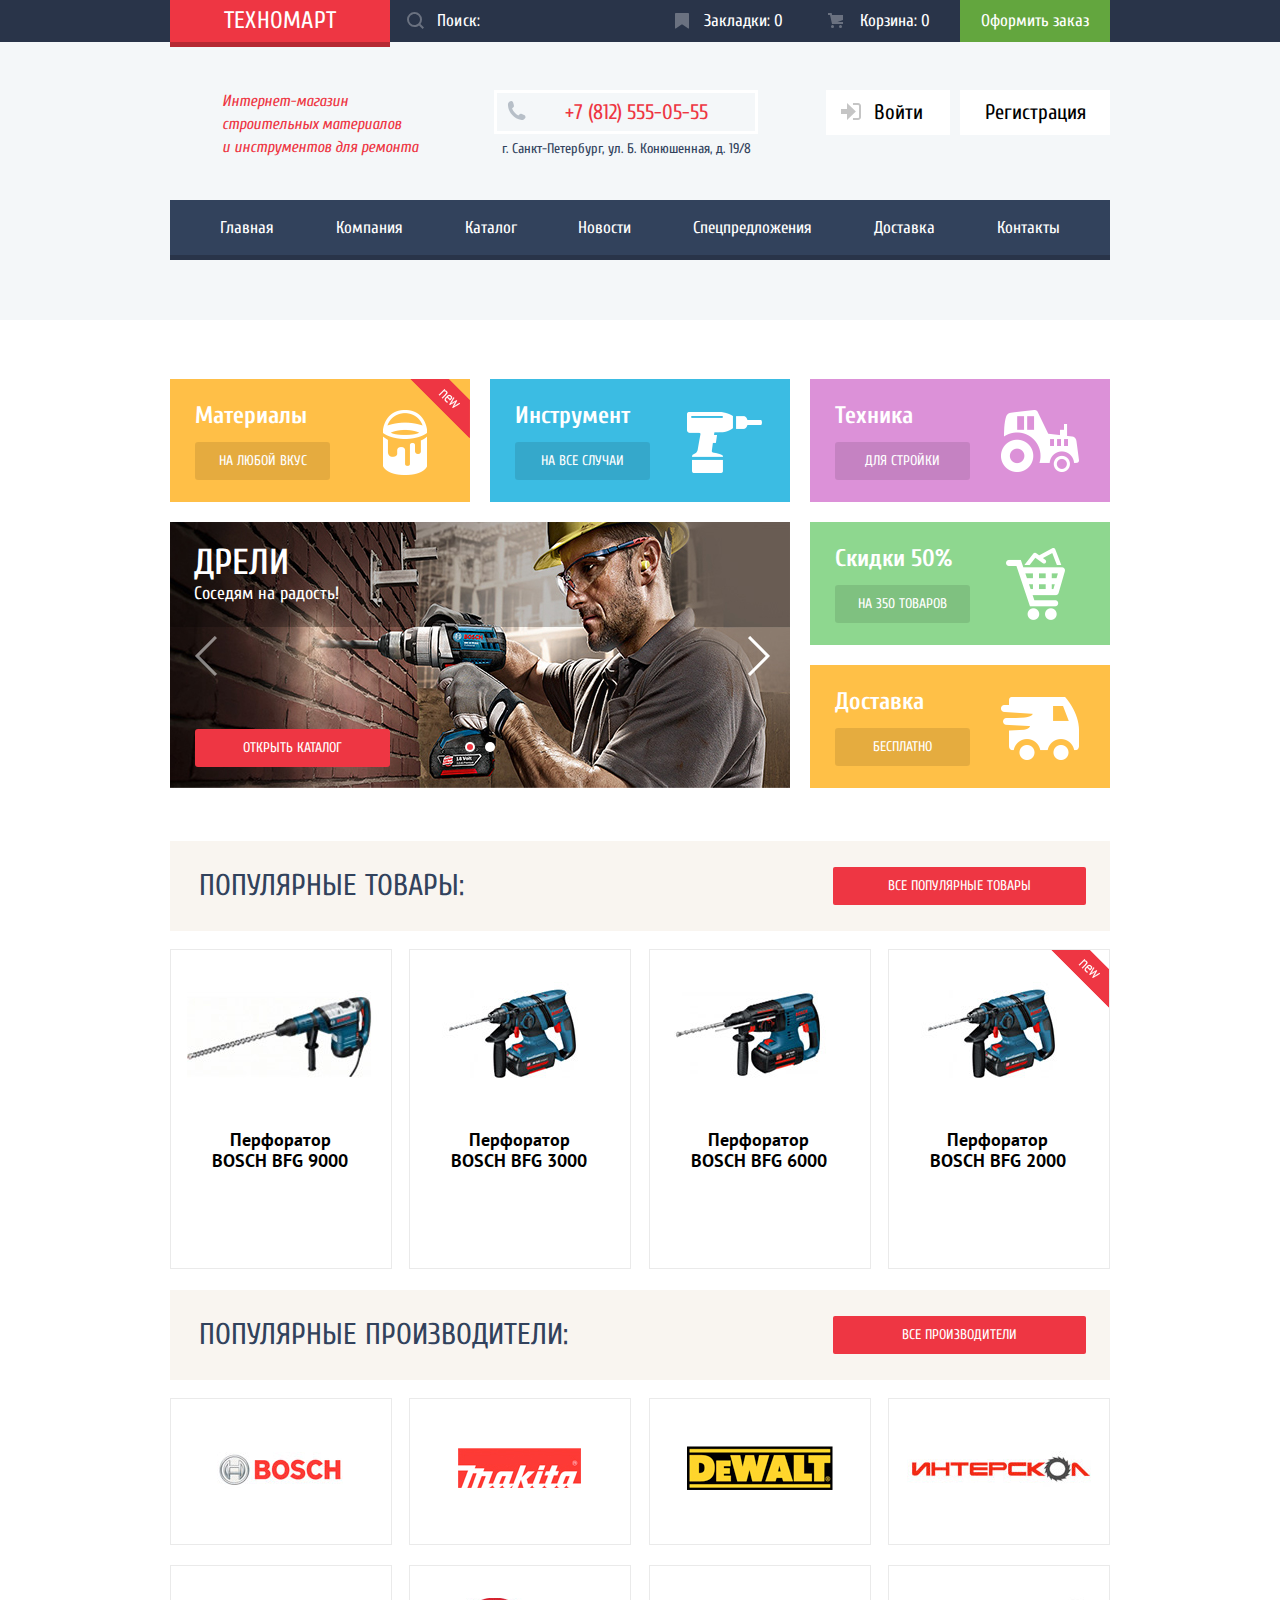
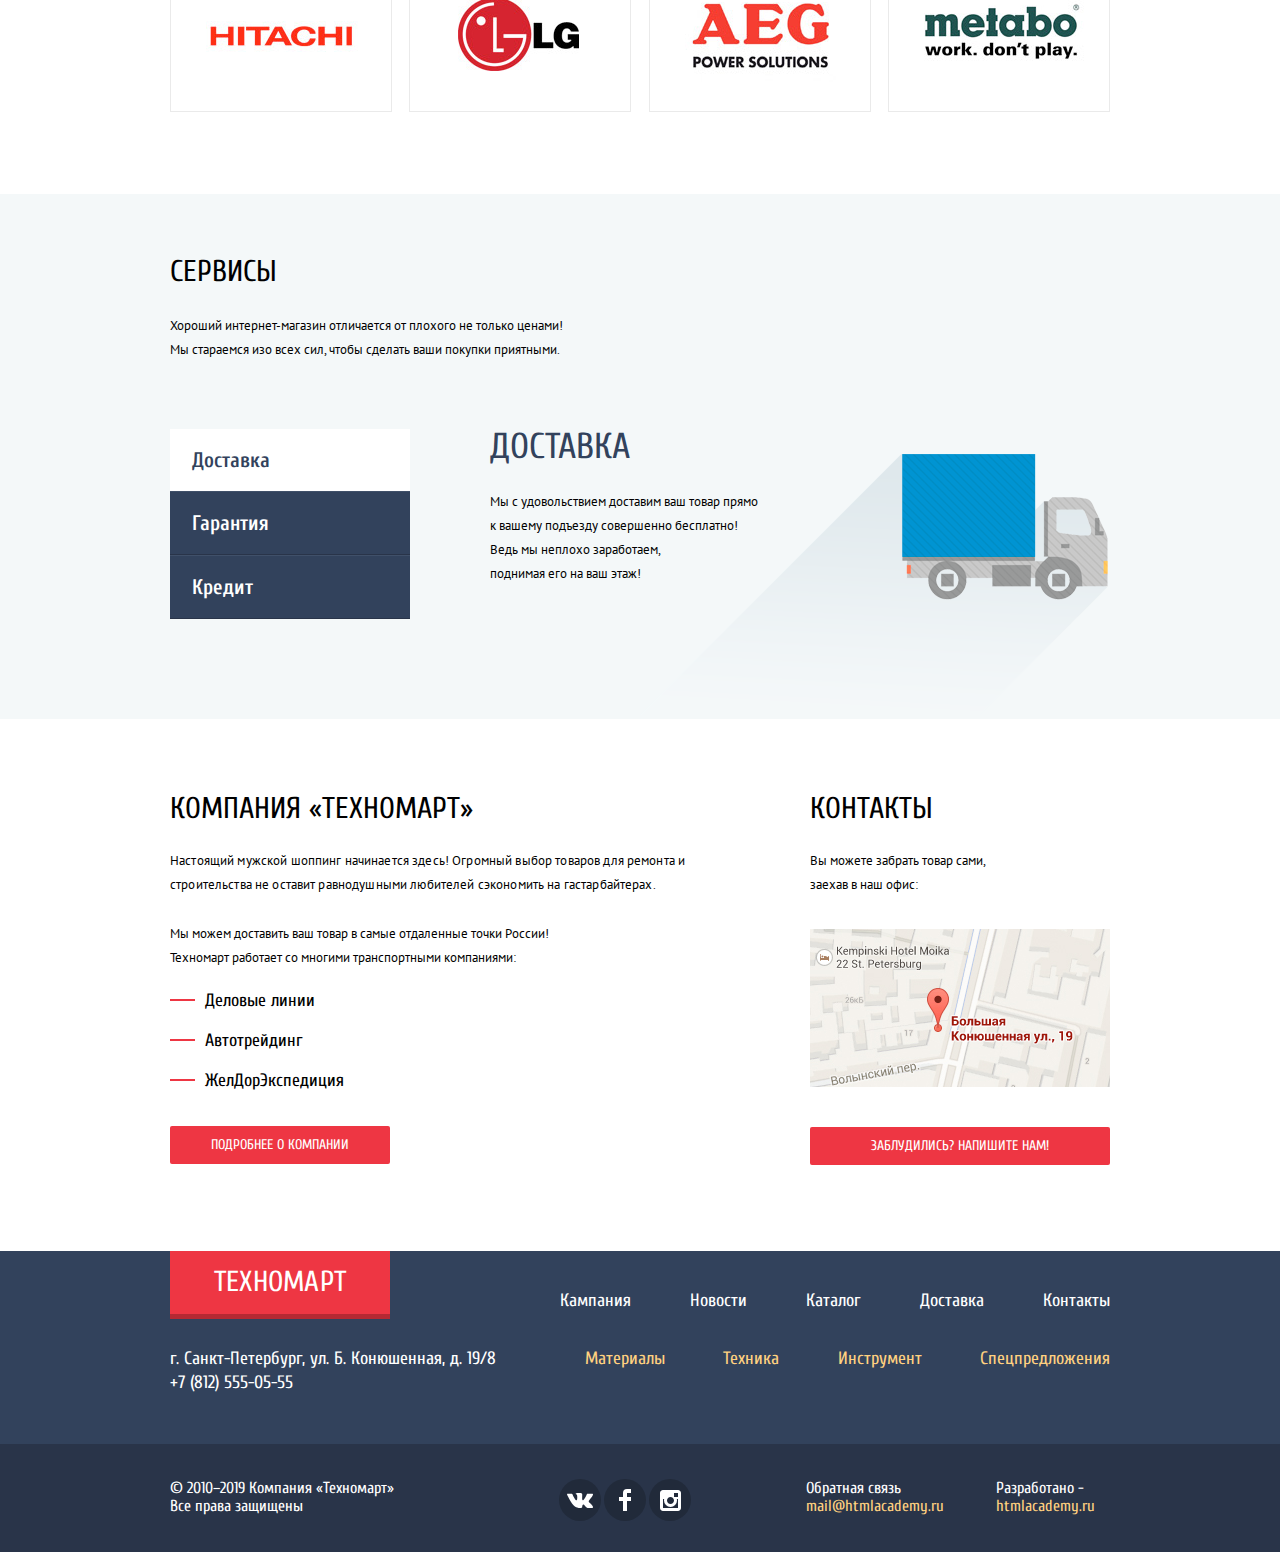
<file: index.html>
<!DOCTYPE html>
<html lang="ru">
   <head>
      <meta charset="utf-8">
      <meta name="format-detection" content="telephone=no">
      <title>HTML Academy: Техномарт</title>
      <link href="https://fonts.googleapis.com/css?family=Cuprum:400,400i,700&amp;subset=cyrillic" rel="stylesheet">
      <link href="https://fonts.googleapis.com/css?family=PT+Sans:400,700&amp;subset=cyrillic" rel="stylesheet">
      <link rel="stylesheet" href="css/normalize.css">
      <link rel="stylesheet" href="css/style_mini.css">
   </head>
   <body>
      <header class="main-header">
         <section class="header-top">
            <h2 class="visually-hidden">Верхнее меню</h2>
            <div class="container df">
               <p class="header-logo" tabindex="0">
                  ТЕХНОМАРТ
               </p>
               <form class="search" action="https://echo.htmlacademy.ru" method="post"><input class="header-search" type="text" name="search" placeholder="Поиск:"></form>
               <a href="#" class="bookmarks">Закладки: 0</a>
               <a href="#" class="cart">Корзина: 0</a>
               <button class="purchase">Оформить заказ</button>
            </div>
         </section>
         <div class="bg-header-color">
            <section class="store-info">
               <div class="container df header-store-info">
                  <h1>
                     Интернет-магазин строительных материалов <br>и инструментов для ремонта
                  </h1>
                  <p class="contact-info">
                     <span class="phone-number">+7 (812) 555-05-55</span>
                     <span class="address">г. Санкт-Петербург, ул. Б. Конюшенная, д. 19/8</span>
                  </p>
                  <div class="authorization">
                     <a href="#" class="log-in">Войти</a>
                     <a href="#" class="sign-in">Регистрация</a>
                  </div>
               </div>
            </section>
            <nav class="main-navigation">
               <ul class="navigation-list">
                  <li><a class="navigation-list-first" href="index.html">Главная</a></li>
                  <li><a href="">Компания</a></li>
                  <li><a href="catalog.html">Каталог</a></li>
                  <li><a href="">Новости</a></li>
                  <li><a href="">Спецпредложения</a></li>
                  <li><a href="">Доставка</a></li>
                  <li><a class="navigation-list-last" href="">Контакты</a></li>
               </ul>
            </nav>
         </div>
      </header>
      <main>
         <input class="visually-hidden input-slider-1" type="radio" id="slider-1" name="main-slider" checked>
         <input class="visually-hidden input-slider-2" type="radio" id="slider-2" name="main-slider">
         <section class="store-main-features">
            <div class="container">
               <h2 class="visually-hidden">Главные товары и предложения магазина</h2>
               <ul class="to-buy">
                  <li class="to-buy-item-1">
                     <b>Материалы</b>
                     <a class="to-buy-item-link" href="#">На любой вкус</a>
                  </li>
                  <li class="to-buy-item-2">
                     <b>Инструмент</b>
                     <a class="to-buy-item-link" href="#">На все случаи</a>
                  </li>
                  <li class="to-buy-item-3">
                     <b>Техника</b>
                     <a class="to-buy-item-link" href="#">Для стройки</a>
                  </li>
               </ul>
               <div class="slider-section">
                  <div class="slider-controls">
                     <label class="slider-1" for="slider-1">Первый</label>
                     <label class="slider-2" for="slider-2">Второй</label>
                  </div>
                  <div class="slider-controls">
                     <i class="dot-1"></i>
                     <i class="dot-2"></i>
                  </div>
                  <ul class="main-slider">
                     <li class="main-slider-item main-slider-item1"><img src="img/slider-1.jpg" width="620" height="266" alt="Дрели">
                        <span class="main-slider-name">Дрели</span>
                        <span class="main-slider-desc">Соседям на радость!</span>
                        <a class="button slider-button" href="catalog.html">ОТКРЫТЬ КАТАЛОГ</a>
                     </li>
                     <li class="main-slider-item main-slider-item2"><img src="img/slider-2.jpg" width="620" height="266" alt="Первораторы">
                        <span class="main-slider-name">Перфораторы</span>
                        <span class="main-slider-desc">Настоящие мужские игрушки</span>
                        <a class="button slider-button" href="catalog.html">ОТКРЫТЬ КАТАЛОГ</a>
                     </li>
                  </ul>
                  <ul class="specials">
                     <li class="specials-item-1">
                        <b>Скидки 50%</b>
                        <a class="specials-item-link" href="#">На 350 товаров</a>
                     </li>
                     <li class="specials-item-2">
                        <b>Доставка</b>
                        <a class="specials-item-link" href="#">Бесплатно</a>
                     </li>
                  </ul>
               </div>
            </div>
         </section>
         <section class="popular-goods container">
            <div class="pupular-bar">
               <h2>Популярные товары:</h2>
               <a href="#">Все популярные товары</a>
            </div>
            <ul class="goods-list">
               <li class="catalog-item">
                  <div class="actions actions-index">
                     <a href="#" class="buy">Купить</a>
                     <a href="#" class="bookmark">В закладки</a>
                  </div>
                  <p>
                     <a href="#"><img src="img/perforator-1.jpg" width="218" height="170" alt="Перфоратор BOSCH BFG 9000"></a>
                  </p>
                  <h3 class="item-name item-name-index"><a href="#">Перфоратор BOSCH BFG 9000</a></h3>
                  <p class="catalog-item-pricing">
                     <b class="old-price old-price-index">32500 Р.</b>
                     <a href="#" class="button">25500 P.</a>
                  </p>
               </li>
               <li class="catalog-item">
                  <div class="actions actions-index">
                     <a href="#" class="buy">Купить</a>
                     <a href="#" class="bookmark">В закладки</a>
                  </div>
                  <p>
                     <a href="#"><img src="img/perforator-2.jpg" width="218" height="170" alt="Перфоратор BOSCH BFG 3000"></a>
                  </p>
                  <h3 class="item-name item-name-index"><a href="#">Перфоратор BOSCH BFG 3000</a></h3>
                  <p class="catalog-item-pricing">
                     <b class="old-price old-price-index">22500 Р.</b>
                     <a href="#" class="button">15500 P.</a>
                  </p>
               </li>
               <li class="catalog-item">
                  <div class="actions actions-index">
                     <a href="#" class="buy">Купить</a>
                     <a href="#" class="bookmark">В закладки</a>
                  </div>
                  <p>
                     <a href="#"><img src="img/perforator-3.jpg" width="218" height="170" alt="Перфоратор BOSCH BFG 6000"></a>
                  </p>
                  <h3 class="item-name item-name-index"><a href="#">Перфоратор BOSCH BFG 6000</a></h3>
                  <p class="catalog-item-pricing">
                     <b class="old-price old-price-index">30500 Р.</b>
                     <a href="#" class="button">25500 P.</a>
                  </p>
               </li>
               <li class="catalog-item">
                  <div class="flag flag-new">новинка</div>
                  <div class="actions actions-index">
                     <a href="#" class="buy">Купить</a>
                     <a href="#" class="bookmark">В закладки</a>
                  </div>
                  <p>
                     <a href="#"><img src="img/perforator-4.jpg" width="218" height="170" alt="Перфоратор BOSCH BFG 2000"></a>
                  </p>
                  <h3 class="item-name item-name-index"><a href="#">Перфоратор BOSCH BFG 2000</a></h3>
                  <p class="catalog-item-pricing">
                     <a href="#" class="button single-button">12500 P.</a>
                  </p>
               </li>
            </ul>
         </section>
         <section class="popular-manufacturers container">
            <div class="pupular-bar">
               <h2>Популярные производители:</h2>
               <a href="#">Все производители</a>
            </div>
            <div class="manufactures-brands">
               <p class="brand-wrap"><a href="#" class="bosh-link"><img src="img/bosch.jpg" width="126" height="37" alt="Bosh"></a></p>
               <p class="brand-wrap"><a href="#" class="makita-link"><img src="img/Makita.jpg" width="123" height="40" alt="Makita"></a></p>
               <p class="brand-wrap"><a href="#" class="dewalt-link"><img src="img/DeWALT.jpg" width="146" height="44" alt="Dewalt"></a></p>
               <p class="brand-wrap"><a href="#" class="inter-link"><img src="img/interscol.jpg" width="200" height="88" alt="Интерскол"></a></p>
               <p class="brand-wrap"><a href="#" class="hitachi-link"><img src="img/Hitachi.jpg" width="169" height="31" alt="Hitachi"></a></p>
               <p class="brand-wrap"><a href="#" class="lg-link"><img src="img/LG.jpg" width="121" height="73" alt="LG"></a></p>
               <p class="brand-wrap"><a href="#" class="aeg-link"><img src="img/AEG.jpg" width="151" height="96" alt="AEG power solutions"></a></p>
               <p class="brand-wrap"><a href="#" class="metabo-link"><img src="img/Metabo.jpg" width="204" height="69" alt="Metabo"></a></p>
            </div>
         </section>
         <section class="slider-services">
            <input type="radio" class="visually-hidden slider-input-1" id="slider-option-1" name="radio-slider" checked>
            <input type="radio" class="visually-hidden slider-input-2" id="slider-option-2" name="radio-slider">
            <input type="radio" class="visually-hidden slider-input-3" id="slider-option-3" name="radio-slider">
            <div class="container slider-categories">
               <h2>Сервисы</h2>
               <p class="slider-servises-about">
                  <span>Хороший интернет-магазин отличается от плохого не только ценами! </span>
                  <span>Мы стараемся изо всех сил, чтобы сделать ваши покупки приятными.</span>
               </p>
               <div class="slider-flex-wrap">
                  <ul class="left-slider-options">
                     <li class="left-slider-item"><label class="slider-option-label slider-option-label-1" for="slider-option-1">Доставка</label></li>
                     <li class="left-slider-item"><label class="slider-option-label slider-option-label-2" for="slider-option-2">Гарантия</label></li>
                     <li class="left-slider-item"><label class="slider-option-label slider-option-label-3" for="slider-option-3">Кредит</label></li>
                  </ul>
                  <ul class="right-slider-container">
                     <li class="sevice-item sevice-item1">
                        <h3>Доставка</h3>
                        <p>Мы с удовольствием доставим ваш товар прямо к вашему подъезду совершенно бесплатно!<br> Ведь мы неплохо заработаем,<br> поднимая его на ваш этаж!</p>
                     </li>
                     <li class="sevice-item sevice-item2">
                        <h3>Гарантия</h3>
                        <p class="short-paragrapgh">Если купленный у нас товар поломается или заискрит, а также в случае пожара, спровоцированного его возгаранием,  вы всегда можете быть уверены в нашей гарантии. Мы обменяем сгоревший товар на новый. Дом уж восстановите как-нибудь сами.</p>
                     </li>
                     <li class="sevice-item sevice-item3">
                        <h3>Кредит</h3>
                        <p>Залезть в долговую яму стало проще! Кредитные консультанты придут вам на помощь.</p>
                     </li>
                  </ul>
               </div>
            </div>
         </section>
         <div class="container flex-container">
            <section class="about-company">
               <h3>КОМПАНИЯ «Техномарт»</h3>
               <p class="about-company-patagraph1">Настоящий мужской шоппинг начинается здесь! Огромный выбор товаров для ремонта и строительства не оставит равнодушными любителей сэкономить на гастарбайтерах. </p>
               <p class="about-company-patagraph2">Мы можем доставить ваш товар в самые отдаленные точки России!<br> Техномарт работает со многими транспортными компаниями: </p>
               <ul class="about-company-list">
                  <li>Деловые линии</li>
                  <li>Автотрейдинг</li>
                  <li>ЖелДорЭкспедиция</li>
               </ul>
               <a href="#" class="button button-red1">Подробнее о компании</a>
            </section>
            <section class="contacts">
               <h3>Контакты</h3>
               <p>Вы можете забрать товар сами,<br> заехав в наш офис:</p>
               <p tabindex="0" class="small-map-container"><img src="img/mini-map.jpg" width="300" height="158" alt="Большая Конюшенная ул., 19"></p>
               <a href="feedback-form.html" class="button button-red2">Заблудились? Напишите нам!</a>
            </section>
         </div>
         <!-- Hidden popup -->
         <section class="appointment container">
            <h2 class="visually-hidden">Напишите нам</h2>
            <form class="appointment-form" action="https://echo.htmlacademy.ru" method="post">
               <div class="appointment-wrap">
                  <div class="appointment-item-wrap">
                     <p class="appointment-item">
                        <label for="appointment-name">Ваше имя:</label>
                        <input id="appointment-name" type="text" name="name" value="" placeholder="Имя Фамилия">
                     </p>
                     <p class="appointment-item">
                        <label for="appointment-email">Ваш e-mail:</label>
                        <input id="appointment-email" type="email" name="email" value="" placeholder="email@example.com">
                     </p>
                  </div>
                  <label class="feedback-area" for="textarea-form">Текст письма:</label>
                  <textarea class="feedback-area-bar" placeholder="В свободной форме" name="text-area" id="textarea-form"></textarea>
                  <div class="appointment-button-wrap">
                     <button class="button " type="submit">Отправить</button>
                  </div>
                  <button class="button button-close" type="button"><span class="visually-hidden">Закрыть</span></button>
               </div>
            </form>
         </section>
         <!-- "Как до нас добраться" pop-up-->
         <section class="modal modal-map">
            <h2 class="visually-hidden">
               Как до нас добраться
            </h2>
            <iframe src="https://www.google.com/maps/embed?pb=!1m18!1m12!1m3!1d1998.59910436516!2d30.320894616132964!3d59.93879418187623!2m3!1f0!2f0!3f0!3m2!1i1024!2i768!4f13.1!3m3!1m2!1s0x4696310fca5ba729%3A0xea9c53d4493c879f!2sBolshaya+Konyushennaya+Street%2C+19%2C+Sankt-Peterburg%2C+191186!5e0!3m2!1sen!2sru!4v1551525477624" width="960" height="559"></iframe>
            <button class="modal-close button-close" type="button">Закрыть</button> 
         </section>
      </main>
      <footer>
         <div class="footer-top container">
            <p class="footer-logo">
               Техномарт
            </p>
            <ul class="footer-navigation">
               <li><a href="#">Кампания</a></li>
               <li><a href="#">Новости</a></li>
               <li><a href="#">Каталог</a></li>
               <li><a href="#">Доставка</a></li>
               <li><a href="#">Контакты</a></li>
            </ul>
         </div>
         <div class="footer-middle container">
            <p class="footer-location">
               <span>г. Санкт-Петербург, ул. Б. Конюшенная, д. 19/8</span>
               <span>+7 (812) 555-05-55</span>
            </p>
            <ul class="footer-stoore-specials">
               <li><a href="#">Материалы</a></li>
               <li><a href="#">Техника</a></li>
               <li><a href="#">Инструмент</a></li>
               <li><a href="#">Спецпредложения</a></li>
            </ul>
         </div>
         <div class="footer-bottom">
            <div class="container flex-bottom">
               <p class="footer-copyright">
                  <span>© 2010–2019 Компания «Техномарт»</span>
                  <span>Все права защищены</span>
               </p>
               <ul class="social">
                  <li class="social-item"><a href="#"><span class="visually-hidden">Вконтакте</span></a></li>
                  <li class="social-item"><a href="#"><span class="visually-hidden">Facebook</span></a></li>
                  <li class="social-item"><a href="#"><span class="visually-hidden">Instagram</span></a></li>
               </ul>
               <p class="footer-bottom-text footer-bottem-p1"><b>Обратная связь</b><br><a href="#">mail@htmlacademy.ru</a></p>
               <p class="footer-bottom-text footer-bottem-p2"><b>Разработано - </b><br><a href="#">htmlacademy.ru</a></p>
            </div>
         </div>
      </footer>
      <!-- Script -->
      <script src="js/java-script-mini.js"></script>
   </body>
</html>
</file>
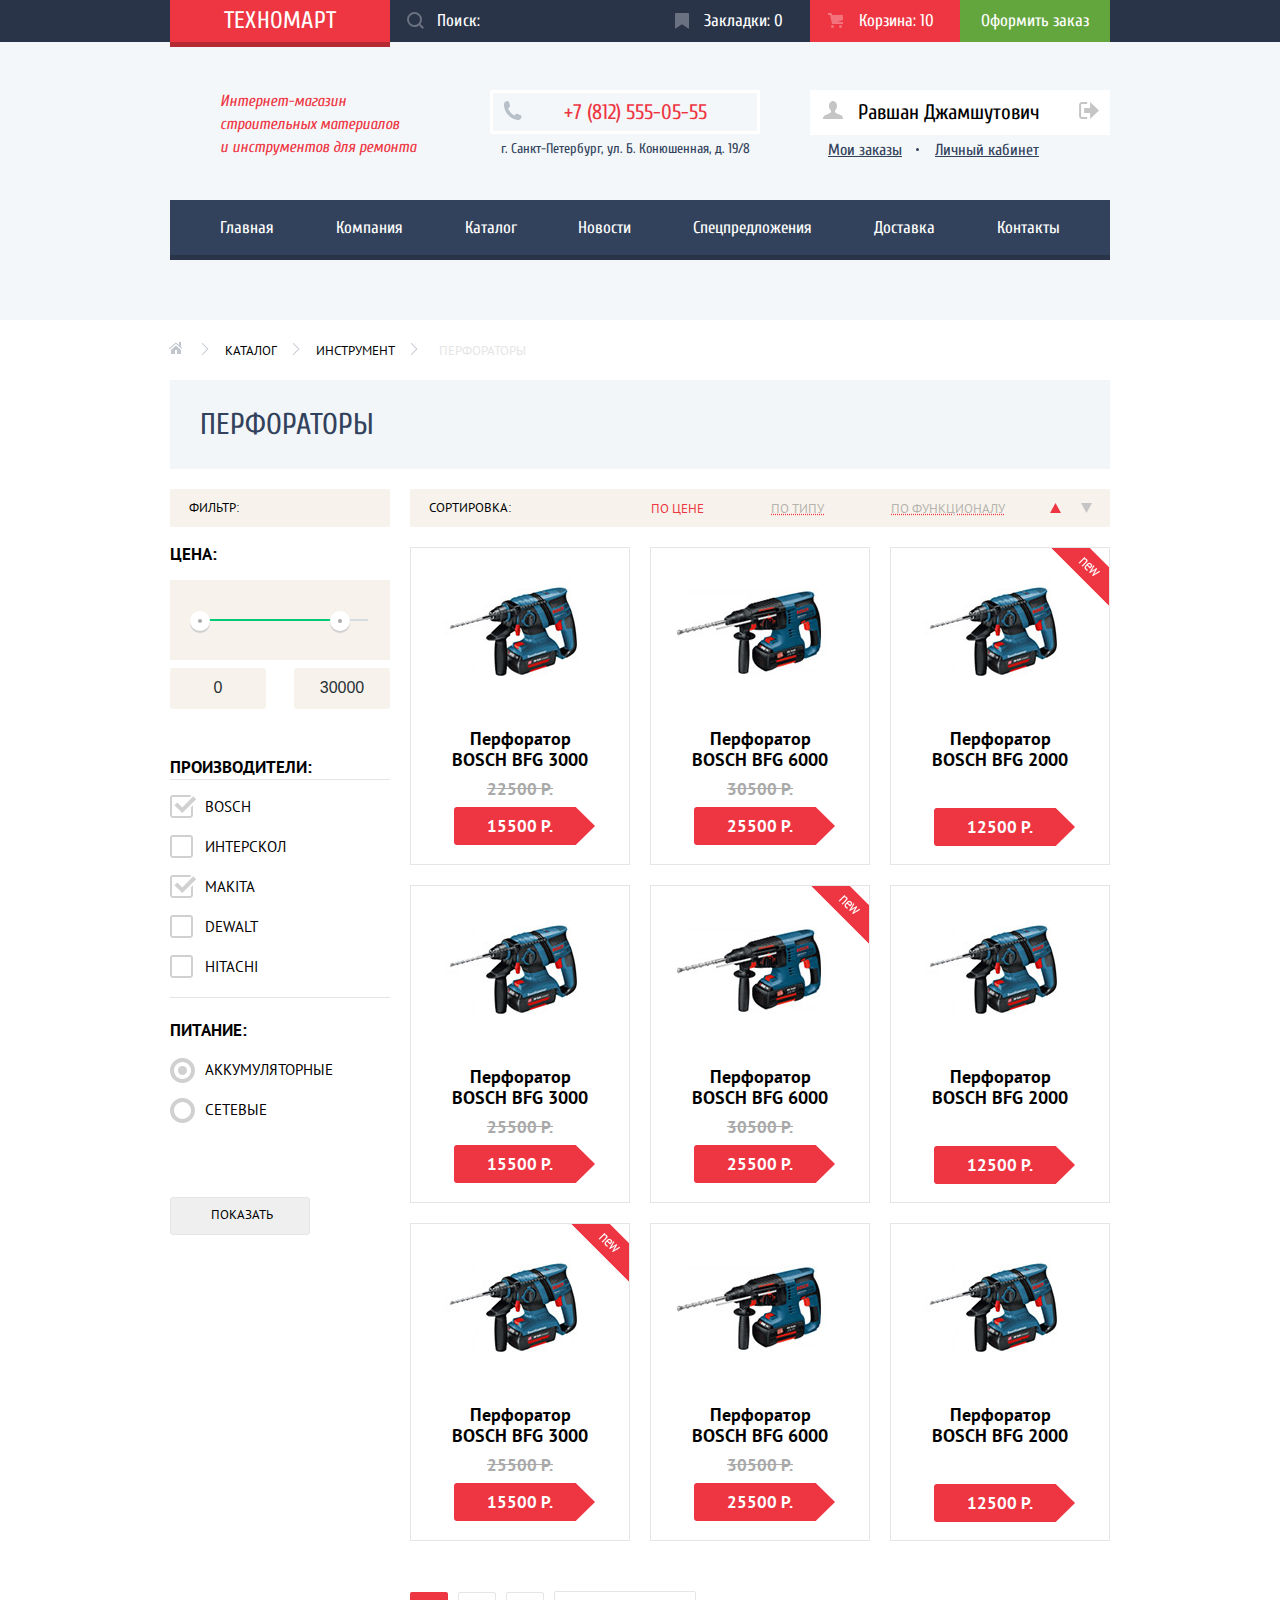
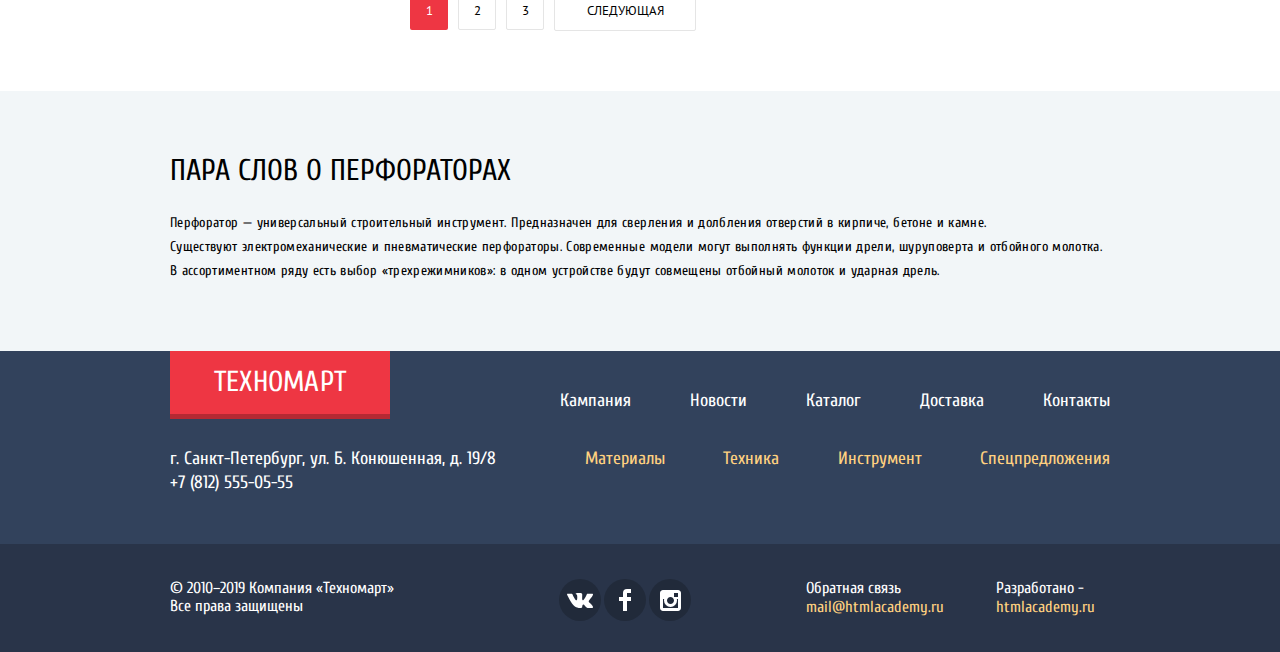
<file: catalog.html>
<!DOCTYPE html>
<html lang="ru">
   <head>
      <meta charset="utf-8">
      <meta name="format-detection" content="telephone=no">
      <title>HTML Academy: Техномарт</title>
      <link href="https://fonts.googleapis.com/css?family=Cuprum:400,400i,700&amp;subset=cyrillic" rel="stylesheet">
      <link href="https://fonts.googleapis.com/css?family=PT+Sans:400,700&amp;subset=cyrillic" rel="stylesheet">
      <link rel="stylesheet" href="css/normalize.css">
      <link rel="stylesheet" href="css/style_mini.css">
   </head>
   <body>
      <header class="main-header">
         <section class="header-top">
            <h2 class="visually-hidden">Верхнее меню</h2>
            <div class="container df">
               <a href="index.html" class="header-logo" tabindex="0">
               ТЕХНОМАРТ
               </a>
               <form class="search" action="https://echo.htmlacademy.ru" method="post"><input class="header-search" type="text" name="search" placeholder="Поиск:"></form>
               <a href="#" class="bookmarks bookmark-cart">Закладки: 0</a>
               <a href="#" class="cart cart-packed">Корзина: 10</a>
               <button class="purchase">Оформить заказ</button>
            </div>
         </section>
         <div class="bg-header-color bg-header-color-c">
            <section class="store-info">
               <div class="container df header-store-info">
                  <h2 class="store-info-header">
                     Интернет-магазин строительных материалов <br>и инструментов для ремонта
                  </h2>
                  <p class="contact-info contact-info-c">
                     <span class="phone-number">+7 (812) 555-05-55</span>
                     <span class="address">г. Санкт-Петербург, ул. Б. Конюшенная, д. 19/8</span>
                  </p>
                  <div class="authorization">
                     <div class="autorized-user">
                        <p class="user-name">
                           <a href="#" class="user-name-link" >
                              <svg class="user-icon" xmlns="http://www.w3.org/2000/svg" width="20" height="18" viewBox="0 0 20 18">
                                 <path fill="#c5c5c5" d="M17.881 14.166c-2.144-.735-4.256-1.666-5.207-2.39-.657-.501-.77-1.618-.517-2.415 1.118-.903 1.864-2.477 1.864-4.278C14.021 2.276 12.221 0 10 0S5.979 2.276 5.979 5.083c0 1.801.746 3.374 1.863 4.277.253.798.141 1.915-.517 2.416-.95.724-3.063 1.654-5.207 2.39S0 18 0 18h20s.025-3.099-2.119-3.834z"/>
                              </svg>
                              Равшан Джамшутович
                           </a>
                           <a href="#" class="logout-icon">
                              <svg xmlns="http://www.w3.org/2000/svg" width="21" height="17" viewBox="0 0 21 17">
                                 <g fill="#c5c5c5">
                                    <path fill="#c5c5c5" d="M21 8.5L12.125 0v6h-6v5h6v6z"/>
                                    <path fill="#c5c5c5" d="M3.106 13.952V3.048c.018-.376.171-1.057 1.01-1.057h5.027V0H4.116C1.938 0 1.112 1.81 1.087 3.027v10.946C1.112 15.189 1.938 17 4.116 17h5.027v-1.99H4.116c-.839 0-.992-.683-1.01-1.058z"/>
                                 </g>
                              </svg>
                           </a>
                        </p>
                        <a href="#" class="my-orders">Мои заказы</a>
                        <a href="#" class="profile">Личный кабинет</a>
                     </div>
                  </div>
               </div>
            </section>
            <nav class="main-navigation">
               <ul class="navigation-list">
                  <li><a class="navigation-list-first" href="index.html">Главная</a></li>
                  <li><a href="">Компания</a></li>
                  <li><a href="catalog.html">Каталог</a></li>
                  <li><a href="">Новости</a></li>
                  <li><a href="">Спецпредложения</a></li>
                  <li><a href="">Доставка</a></li>
                  <li><a class="navigation-list-last"  href="">Контакты</a></li>
               </ul>
            </nav>
         </div>
      </header>
      <main>
         <h1 class="visually-hidden">Страница Перфораторов</h1>
         <section class="breadcrumbs container">
            <h2 class="visually-hidden">Переключатели страниц каталога</h2>
            <ul class="breadcrumbs-list">
               <li><a class="hidden-link-to-main" href="index.html"><span class="visually-hidden">Главная</span></a></li>
               <li><a href="#">КАТАЛОГ</a></li>
               <li><a href=#>ИНСТРУМЕНТ</a></li>
               <li class="breadcrumbs-last-item"><a class="breadcrumbs-last" href="#">ПЕРФОРАТОРЫ</a></li>
            </ul>
         </section>
         <div class="perforators-block container">
            <h2>ПЕРФОРАТОРЫ</h2>
         </div>
         <div class="filters-and-goods-wrap container">
            <section class="filters">
               <h2 class="filters-header">Фильтр:</h2>
               <form class="filter" method="get" action="https://echo.htmlacademy.ru">
                  <fieldset class="filter-item">
                     <legend>Цена:</legend>
                     <div class="range-filter">
                        <div class="range-controls">
                           <div class="scale">
                              <div class="bar"></div>
                           </div>
                           <div class="toggle toggle-min"></div>
                           <div class="toggle toggle-max"></div>
                        </div>
                        <div class="price-controls">
                           <label class="min-price"><span class="visually-hidden">от</span><input name="min-price" type="text" value="0"></label>
                           <label class="max-price"><span class="visually-hidden">до</span><input name="max-price" type="text" value="30000"></label>
                        </div>
                     </div>
                  </fieldset>
                  <fieldset class="fieldset-manufactures">
                     <legend>Производители:</legend>
                     <ul class="filter-option-list">
                        <li class="filter-option">
                           <input class="visually-hidden filter-input filter-input-checkbox" type="checkbox" name="bosh" id="filter-bosh" checked>
                           <label for="filter-bosh">BOSCH</label>
                        </li>
                        <li class="filter-option">
                           <input class="visually-hidden filter-input filter-input-checkbox" type="checkbox" name="inter" id="filter-inter">
                           <label for="filter-inter">ИНТЕРСКОЛ</label>
                        </li>
                        <li class="filter-option">
                           <input class="visually-hidden filter-input filter-input-checkbox" type="checkbox" name="makito" id="filter-makito" checked>
                           <label for="filter-makito">MAKITA</label>
                        </li>
                        <li class="filter-option">
                           <input class="visually-hidden filter-input filter-input-checkbox" type="checkbox" name="dewalt" id="filter-dewalt">
                           <label for="filter-dewalt">DEWALT</label>
                        </li>
                        <li class="filter-option">
                           <input class="visually-hidden filter-input filter-input-checkbox" type="checkbox" name="hitachi" id="filter-hitachi">
                           <label for="filter-hitachi">HITACHI</label>
                        </li>
                     </ul>
                  </fieldset>
                  <fieldset class="fieldset-power">
                     <legend>Питание:</legend>
                     <ul class="filter-option-power">
                        <li class="filter-option">
                           <input class="visually-hidden filter-input filter-input-radio" type="radio" name="product-group" value="accum" id="filter-accum" checked>
                           <label for="filter-accum">АККУМУЛЯТОРНЫЕ</label>
                        </li>
                        <li class="filter-option">
                           <input class="visually-hidden filter-input filter-input-radio" type="radio" name="product-group" value="net" id="filter-net" >
                           <label for="filter-net">СЕТЕВЫЕ</label>
                        </li>
                     </ul>
                  </fieldset>
                  <button type="submit" class="filter-button button">Показать</button>
               </form>
            </section>
            <div class="catalog-flex-wrap">
               <section class="catalog-filter-sorting">
                  <h3>СОРТИРОВКА:</h3>
                  <ul class="catalog-sorting-options">
                     <li class="catalog-sorting-item"><a href="#">ПО ЦЕНЕ</a></li>
                     <li class="catalog-sorting-item"><a href="#">ПО ТИПУ</a></li>
                     <li class="catalog-sorting-item"><a href="#">ПО ФУНКЦИОНАЛУ</a></li>
                  </ul>
                  <ul class="arrow-list">
                     <li>
                        <a tabindex="0" class="arrow-top">
                           <span class="visually-hidden">Сортировка: от меньшего к большему</span>
                           <svg xmlns="http://www.w3.org/2000/svg" width="11" height="10" viewBox="0 0 11 10">
                              <path class="svg-top-arrow" fill="#231F20" d="M5.5 0L0 10h11z"/>
                           </svg>
                        </a>
                     </li>
                     <li>
                        <a tabindex="0" class="arrow-bottom">
                           <span class="visually-hidden">Сортировка: от большего к меньшему</span>
                           <svg xmlns="http://www.w3.org/2000/svg" width="11" height="10" viewBox="0 0 11 10">
                              <path class="svg-bottom-arrow" fill="#231F20" d="M5.5 10L0 0h11"/>
                           </svg>
                        </a>
                     </li>
                  </ul>
               </section>
               <section class="catalog">
                  <h2 class="visually-hidden">Список Перфораторов</h2>
                  <ul class="catalog-list">
                     <li class="catalog-item">
                        <div class="actions">
                           <a href="#" class="buy">Купить</a>
                           <a href="#" class="bookmark">В закладки</a>
                        </div>
                        <p>
                           <a href="#"><img src="img/perforator-2.jpg" width="218" height="170" alt="Перфоратор BOSCH BFG 3000"></a>
                        </p>
                        <h3 class="item-name"><a href="#">Перфоратор BOSCH BFG 3000</a></h3>
                        <p class="catalog-item-pricing">
                           <b class="old-price">22500 Р.</b>
                           <a href="#" class="button">15500 P.</a>
                        </p>
                     </li>
                     <li class="catalog-item">
                        <div class="actions">
                           <a href="#" class="buy">Купить</a>
                           <a href="#" class="bookmark">В закладки</a>
                        </div>
                        <p>
                           <a href="#"><img src="img/perforator-3.jpg" width="218" height="170" alt="Перфоратор BOSCH BFG 6000"></a>
                        </p>
                        <h3 class="item-name"><a href="#">Перфоратор BOSCH BFG 6000</a></h3>
                        <p class="catalog-item-pricing">
                           <b class="old-price">30500 Р.</b>
                           <a href="#" class="button ">25500 P.</a>
                        </p>
                     </li>
                     <li class="catalog-item">
                        <div class="flag flag-new">новинка</div>
                        <div class="actions">
                           <a href="#" class="buy">Купить</a>
                           <a href="#" class="bookmark">В закладки</a>
                        </div>
                        <p>
                           <a href="#"><img src="img/perforator-2.jpg" width="218" height="170" alt="Перфоратор BOSCH BFG 2000"></a>
                        </p>
                        <h3 class="item-name"><a href="#">Перфоратор BOSCH BFG 2000</a></h3>
                        <p class="catalog-item-pricing">
                           <a href="#" class="button single-button">12500 P.</a>
                        </p>
                     </li>
                     <li class="catalog-item">
                        <div class="actions">
                           <a href="#" class="buy">Купить</a>
                           <a href="#" class="bookmark">В закладки</a>
                        </div>
                        <p>
                           <a href="#"><img src="img/perforator-2.jpg" width="218" height="170" alt="Перфоратор BOSCH BFG 3000"></a>
                        </p>
                        <h3 class="item-name"><a href="#">Перфоратор BOSCH BFG 3000</a></h3>
                        <p class="catalog-item-pricing">
                           <b class="old-price">25500 Р.</b>
                           <a href="#" class="button">15500 P.</a>
                        </p>
                     </li>
                     <li class="catalog-item">
                        <div class="flag flag-new">новинка</div>
                        <div class="actions">
                           <a href="#" class="buy">Купить</a>
                           <a href="#" class="bookmark">В закладки</a>
                        </div>
                        <p>
                           <a href="#"><img src="img/perforator-3.jpg" width="218" height="170" alt="Перфоратор BOSCH BFG 6000"></a>
                        </p>
                        <h3 class="item-name"><a href="#">Перфоратор BOSCH BFG 6000</a></h3>
                        <p class="catalog-item-pricing">
                           <b class="old-price">30500 Р.</b>
                           <a href="#" class="button">25500 P.</a>
                        </p>
                     </li>
                     <li class="catalog-item">
                        <div class="actions">
                           <a href="#" class="buy">Купить</a>
                           <a href="#" class="bookmark">В закладки</a>
                        </div>
                        <p>
                           <a href="#"><img src="img/perforator-2.jpg" width="218" height="170" alt="Перфоратор BOSCH BFG 2000"></a>
                        </p>
                        <h3 class="item-name"><a href="#">Перфоратор BOSCH BFG 2000</a></h3>
                        <p class="catalog-item-pricing">
                           <a href="#" class="button single-button">12500 P.</a>
                        </p>
                     </li>
                     <li class="catalog-item">
                        <div class="flag flag-new">новинка</div>
                        <div class="actions">
                           <a href="#" class="buy">Купить</a>
                           <a href="#" class="bookmark">В закладки</a>
                        </div>
                        <p>
                           <a href="#"><img src="img/perforator-2.jpg" width="218" height="170" alt="Перфоратор BOSCH BFG 3000"></a>
                        </p>
                        <h3 class="item-name"><a href="#">Перфоратор BOSCH BFG 3000</a></h3>
                        <p class="catalog-item-pricing">
                           <b class="old-price">25500 Р.</b>
                           <a href="#" class="button">15500 P.</a>
                        </p>
                     </li>
                     <li class="catalog-item">
                        <div class="actions">
                           <a href="#" class="buy">Купить</a>
                           <a href="#" class="bookmark">В закладки</a>
                        </div>
                        <p>
                           <a href="#"><img src="img/perforator-3.jpg" width="218" height="170" alt="Перфоратор BOSCH BFG 6000"></a>
                        </p>
                        <h3 class="item-name"><a href="#">Перфоратор BOSCH BFG 6000</a></h3>
                        <p class="catalog-item-pricing">
                           <b class="old-price">30500 Р.</b>
                           <a href="#" class="button">25500 P.</a>
                        </p>
                     </li>
                     <li class="catalog-item">
                        <div class="actions">
                           <a href="#" class="buy">Купить</a>
                           <a href="#" class="bookmark">В закладки</a>
                        </div>
                        <p>
                           <a href="#"><img src="img/perforator-2.jpg" width="218" height="170" alt="Перфоратор BOSCH BFG 2000"></a>
                        </p>
                        <h3 class="item-name"><a href="#">Перфоратор BOSCH BFG 2000</a></h3>
                        <p class="catalog-item-pricing">
                           <a href="#" class="button single-button">12500 P.</a>
                        </p>
                     </li>
                  </ul>
                  <ul class="pagination-list">
                     <li class="pagination-item pagination-item-current"><a class="pagination-item-number" href="#">1</a></li>
                     <li class="pagination-item"><a class="pagination-item-number" href="#">2</a></li>
                     <li class="pagination-item"><a class="pagination-item-number" href="#">3</a></li>
                     <li class="pagination-item"><a class="pagination-item-next" href="#">Следующая</a></li>
                  </ul>
               </section>
            </div>
         </div>
         <section class="product-info">
            <h2 class="visually-hidden">ПАРА СЛОВ О ПЕРФОРАТОРАХ</h2>
            <div class="container few-words-about">
               <b>ПАРА СЛОВ О ПЕРФОРАТОРАХ</b>
               <p class="few-words">Перфоратор — универсальный строительный инструмент. Предназначен для сверления и долбления отверстий в кирпиче, бетоне и камне.<br> Существуют электромеханические и пневматические перфораторы. Современные модели могут выполнять функции дрели, шуруповерта и отбойного молотка. В ассортиментном ряду есть выбор «трехрежимников»: в одном устройстве будут совмещены отбойный молоток и ударная дрель.</p>
            </div>
         </section>
         <!-- Hidden popup -->
         <section class="hidden-catalog">
            <h2 class="visually-hidden">Всплывающее окно при добавлении товара в корзину</h2>
            <div class="hidden-catalog-wrap">
               <div class="catalog-popup-top">
                  <p>Товар добавлен в корзину!</p>
               </div>
               <div class="catalog-popup-buttons">
                  <div class="catalog-buttons-flex"> 
                     <button class="button button-catalog-buy" type="submit">ОФОРМИТЬ ЗАКАЗ</button>
                     <button class="button " type="submit">ПРОДОЛЖИТЬ ПОКУПКИ</button>
                     <button class="button button-close" type="button"><span class="visually-hidden">Закрыть</span></button>
                  </div>
               </div>
            </div>
         </section>
      </main>
      <footer>
         <div class="footer-top container">
            <a href="index.html" class="footer-logo">
            Техномарт
            </a>
            <ul class="footer-navigation">
               <li><a href="#">Кампания</a></li>
               <li><a href="#">Новости</a></li>
               <li><a href="#">Каталог</a></li>
               <li><a href="#">Доставка</a></li>
               <li><a href="#">Контакты</a></li>
            </ul>
         </div>
         <div class="footer-middle container">
            <p class="footer-location">
               <span>г. Санкт-Петербург, ул. Б. Конюшенная, д. 19/8</span>
               <span>+7 (812) 555-05-55</span>
            </p>
            <ul class="footer-stoore-specials">
               <li><a href="#">Материалы</a></li>
               <li><a href="#">Техника</a></li>
               <li><a href="#">Инструмент</a></li>
               <li><a href="#">Спецпредложения</a></li>
            </ul>
         </div>
         <div class="footer-bottom">
            <div class="container flex-bottom">
               <p class="footer-copyright">
                  <span>© 2010–2019 Компания «Техномарт»</span>
                  <span>Все права защищены</span>
               </p>
               <ul class="social">
                  <li class="social-item"><a href="#"><span class="visually-hidden">Вконтакте</span></a></li>
                  <li class="social-item"><a href="#"><span class="visually-hidden">Facebook</span></a></li>
                  <li class="social-item"><a href="#"><span class="visually-hidden">Instagram</span></a></li>
               </ul>
               <p class="footer-bottom-text footer-bottem-p1"><b>Обратная связь</b><br><a href="#">mail@htmlacademy.ru</a></p>
               <p class="footer-bottom-text footer-bottem-p2"><b>Разработано - </b><br><a href="#">htmlacademy.ru</a></p>
            </div>
         </div>
      </footer>
      <!-- Script -->
      <script src="js/java-script-mini.js"></script>
   </body>
</html>
</file>
<file: css/style_mini.css>
body{margin:0;padding:0;font-family:Cuprum,Arial,sans-serif;font-style:normal;font-size:16px;font-weight:400;color:#000}a{text-decoration:none}.visually-hidden{position:absolute;clip:rect(0 0 0 0);-webkit-clip-path:inset(100%);clip-path:inset(100%);width:1px;height:1px;margin:-1px;border:0;padding:0;white-space:nowrap;overflow:hidden}ul{margin:0;padding:0;list-style:none}.container{width:940px;padding:0 10px;margin:0 auto}.df{display:-webkit-box;display:-ms-flexbox;display:flex}p{margin:0}button{cursor:pointer}.header-top{background-color:#293449;color:#fff;height:42px}.header-top a{color:#fff}.header-top .header-logo:focus,.header-top .header-logo:hover{background-color:#ca2c37}.header-top .header-logo:active{background-color:#ba2732}.header-top .bookmarks,.header-top .cart{display:-webkit-box;display:-ms-flexbox;display:flex;-webkit-box-orient:vertical;-webkit-box-direction:normal;-ms-flex-direction:column;flex-direction:column;-webkit-box-pack:center;-ms-flex-pack:center;justify-content:center;height:100%;padding:0 34px;font-size:17px;position:relative;white-space:nowrap;width:150px;box-sizing:border-box}.header-top .cart{padding-left:43px;padding-right:28px}.header-top .cart-packed{background-color:#ee3643;min-width:150px;box-sizing:border-box;padding:0;padding-left:49px}.header-top .bookmark-cart{padding-right:27px}.header-top .bookmarks::before,.header-top .cart::before{content:"";position:absolute;background-image:url(../img/svg/icon-bookmark.svg);background-repeat:no-repeat;width:16px;height:16px;left:5px;opacity:.3}.header-top .cart-packed::before{left:15px}.header-top .cart::before{background-image:url(../img/svg/icon-cart.svg);left:11px}.header-top .cart-packed::before{background-image:url(../img/svg/icon-cart.svg);left:18px}.bookmarks:focus::before,.bookmarks:hover::before,.cart:focus::before,.cart:hover::before{opacity:1}.bookmarks:active::before,.cart:active::before{opacity:.5}.header-top a:focus,.header-top a:hover{background-color:#212a3a}.header-top a:active{background-color:#161d29;color:#a2a5a9}.header-logo{background-color:#ee3643;font-family:Cuprum,Arial,sans-serif;border-bottom:5px solid #b52933;min-width:220px;box-sizing:border-box;font-size:24px;line-height:24px;font-weight:400;letter-spacing:.01em;margin:0;cursor:pointer;text-align:center;height:47px;display:-webkit-box;display:-ms-flexbox;display:flex;-webkit-box-orient:vertical;-webkit-box-direction:normal;-ms-flex-direction:column;flex-direction:column;-webkit-box-pack:center;-ms-flex-pack:center;justify-content:center}.header-logo:focus,.header-logo:hover{background-color:#ca2c37}.header-logo:active{background-color:#ba2732}.header-logo a{font-size:17px;line-height:18px}.header-search{position:relative;background:0 0;border:none;color:#000;width:280px;height:40px;font-size:17px;top:-1px;box-sizing:border-box;padding-left:47px}.search{position:relative;display:-webkit-box;display:-ms-flexbox;display:flex;-webkit-box-align:center;-ms-flex-align:center;align-items:center}.search::before{content:"";position:absolute;background-image:url(../img/svg/icon-search.svg);background-repeat:no-repeat;width:17px;height:17px;left:17px;top:12px;opacity:.3}.search:focus::before,.search:hover::before{opacity:1;z-index:1}.search:active::before{opacity:.5}.header-search:hover{background-color:#212a3a}.header-search:focus{background-color:#fff;z-index:2}.header-search:focus{background-image:url(../img/svg/icon-search-red.png);background-repeat:no-repeat;width:17px;background-position:17px 13px;width:280px;height:100%}.header-search::-webkit-input-placeholder{color:#fff;font-family:Cuprum,Arial,sans-serif;letter-spacing:.2px}.header-search::-moz-placeholder{color:#fff;font-family:Cuprum,Arial,sans-serif;letter-spacing:.2px}.header-search:-ms-input-placeholder{color:#fff;font-family:Cuprum,Arial,sans-serif;letter-spacing:.2px}.header-search:-moz-placeholder{color:#fff;font-family:Cuprum,Arial,sans-serif;letter-spacing:.2px}.header-top{display:-webkit-box;display:-ms-flexbox;display:flex}.header-top .purchase{font-size:17px;line-height:18px;min-width:150px;text-align:center;margin-left:auto;background-color:#63a63e;border:none;color:#fff;cursor:pointer;height:100%;box-sizing:border-box}.header-top .purchase:focus,.header-top .purchase:hover{background-color:#5fbb2d}.header-top .purchase:active{background-color:#518534;color:#a8c29a}.store-info h1{width:207px;padding-left:52px;text-align:left}.store-info .store-info-header{width:200px;padding-left:50px;text-align:left}.bg-header-color{background-color:#f4f7f9;margin-bottom:59px}.bg-header-color h1{margin:0;font-style:italic;font-size:16px;line-height:23px;color:#ee3643;font-weight:400}.bg-header-color .store-info-header{margin:0;font-style:italic;font-size:16px;line-height:23px;color:#ee3643;font-weight:400}.contact-info{width:270px;padding-left:70px;padding-right:68px}.contact-info-c{padding-right:50px}.contact-info .phone-number{color:#ee3643;position:relative;font-size:21px;font-style:21px;border:3px solid #fff;display:block;text-align:center;padding:7px 0;padding-left:5px;padding-left:20px;margin-bottom:8px}.contact-info .phone-number:before{content:"";position:absolute;background-image:url(../img/svg/icon-phone.svg);background-repeat:no-repeat;width:19px;height:19px;left:10px;top:8px}.contact-info .address{color:#32425c;font-size:14px;line-height:14px;display:block;text-align:center}.header-store-info{padding-top:48px;margin-bottom:41px}.authorization{display:-webkit-box;display:-ms-flexbox;display:flex}.authorization a{font-size:21px;line-height:21px;background-color:#fff;color:#000}.authorization .log-in{padding:0 27px 0 48px;display:inline-block;vertical-align:middle;margin-right:10px;height:45px;line-height:45px;position:relative}.authorization .log-in::before{content:"";position:absolute;width:20px;height:17px;background-image:url(../img/svg/icon-login.svg);background-position:0 0;background-repeat:no-repeat;left:15px;top:13px}.authorization .log-in:hover::before{background-image:url(../img/icon-login-blue.png);background-position:0 0;background-repeat:no-repeat;left:15px;top:13px}.authorization .log-in:active::before{background-image:url(../img/svg/icon-login.svg)}.authorization .sign-in{display:inline-block;vertical-align:baseline;width:150px;text-align:center;height:45px;line-height:45px}.authorization a:focus,.authorization a:hover{color:#ee3643}.authorization a:active{color:#b2b2b2}.main-navigation{padding-bottom:60px}.navigation-list{list-style:none;background-color:#32425c;padding:0;margin:0;width:940px;margin:0 auto;display:-webkit-box;display:-ms-flexbox;display:flex;-webkit-box-pack:justify;-ms-flex-pack:justify;justify-content:space-between;border-bottom:5px solid #293449;flex-wrap:wrap}.navigation-list a{color:#fff;font-size:17px;line-height:17px;height:100%;padding:0 25px;line-height:55px;display:inline-block;vertical-align:baseline}.navigation-list .navigation-list-first{padding-left:50px}.navigation-list .navigation-list-last{padding-right:50px}.navigation-list a:focus,.navigation-list a:hover{background-color:#293449}.navigation-list a:active{background-color:#1d2739;color:#868c95;padding-bottom:5px;margin-bottom:-5px}.store-main-features .to-buy{display:-webkit-box;display:-ms-flexbox;display:flex;-webkit-box-pack:justify;-ms-flex-pack:justify;justify-content:space-between;margin-bottom:20px}.to-buy li{-webkit-box-sizing:border-box;box-sizing:border-box;width:300px;padding:22px 25px 25px 25px;height:123px;position:relative}.to-buy b{font-size:24px;line-height:30px;color:#fff;display:block;font-weight:700;margin-bottom:11px}.to-buy a{font-size:14px;line-height:18px;-webkit-box-pack:center;-ms-flex-pack:center;justify-content:center;-webkit-box-align:center;-ms-flex-align:center;align-items:center;display:-webkit-box;display:-ms-flexbox;display:flex;border-radius:3px}.specials,.to-buy{list-style:none;margin:0;padding:0}.specials b,.to-buy b{font-size:24px;line-height:30px}.specials a,.to-buy a{font-size:14px;color:#fff;line-height:18px;text-transform:uppercase;width:135px;height:38px;-webkit-box-sizing:border-box;box-sizing:border-box}.to-buy-item-1{background-color:#ffbf47}.to-buy-item-1:after{position:absolute;content:'';background-image:url(../img/icon-1.png);background-repeat:no-repeat;background-position:0 0;width:44px;height:65px;right:43px;top:31px}.to-buy-item-1:before{position:absolute;content:'';background-image:url('../img/svg/new\ flag.png');background-repeat:no-repeat;background-position:0 0;width:60px;height:59px;right:0;top:0}.to-buy-item-2{background-color:#3bbce3}.to-buy-item-2:after{position:absolute;content:'';background-image:url(../img/icon-2.png);background-repeat:no-repeat;background-position:0 0;width:75px;height:61px;right:28px;top:33px}.to-buy-item-3{background-color:#dc91d8}.to-buy-item-3:after{position:absolute;content:'';background-image:url(../img/icon-3.png);background-repeat:no-repeat;background-position:0 0;width:78px;height:62px;right:31px;top:31px}.specials-item-1{background-color:#8ed78f}.specials-item-2{background-color:#ffc047}.to-buy-item-link{background-color:rgba(0,0,0,.1)}.to-buy-item-link:focus,.to-buy-item-link:hover{background-color:rgba(0,0,0,.2)}.to-buy-item-link:active{background-color:rgba(0,0,0,.3)}.specials-item-link{background-color:rgba(0,0,0,.1)}.specials-item-link:focus,.specials-item-link:hover{background-color:rgba(0,0,0,.2)}.specials-item-link:active{background-color:rgba(0,0,0,.3)}.slider-section{display:-webkit-box;display:-ms-flexbox;display:flex;position:relative}.specials{padding-left:640px;display:-webkit-box;display:-ms-flexbox;display:flex;-webkit-box-orient:vertical;-webkit-box-direction:normal;-ms-flex-direction:column;flex-direction:column}.specials li{-webkit-box-sizing:border-box;box-sizing:border-box;width:300px;padding:22px 25px 25px 25px;height:123px;position:relative}.specials li:nth-child(1){margin-bottom:20px}.specials li:nth-child(1):after{position:absolute;content:'';background-image:url(../img/icon-4.png);background-repeat:no-repeat;background-position:0 0;width:59px;height:72px;right:45px;top:26px}.specials li:nth-child(2){margin-bottom:53px}.specials li:nth-child(2):after{position:absolute;content:'';background-image:url(../img/icon-5.png);background-repeat:no-repeat;background-position:0 0;width:78px;height:63px;right:31px;top:32px}.specials b{font-size:24px;line-height:30px;color:#fff;display:block;font-weight:700;margin-bottom:11px}.specials a{font-size:14px;line-height:18px;display:-webkit-box;display:-ms-flexbox;display:flex;-webkit-box-pack:center;-ms-flex-pack:center;justify-content:center;-webkit-box-align:center;-ms-flex-align:center;align-items:center;border-radius:3px}.main-slider{list-style:none;position:relative}.main-slider-item{display:none}.main-slider-item .main-slider-name{position:absolute;color:#fff;font-size:36px;font-weight:600;line-height:36px;top:23px;left:24px;text-transform:uppercase}.main-slider-item .main-slider-desc{position:absolute;font-weight:300;color:#fff;font-size:18px;font-weight:400;line-height:24px;top:60px;left:24px}.main-slider li{width:620px;height:266px;position:absolute;background-color:#b2b2b2}.slider-controls .slider-1{display:inline-block;vertical-align:baseline;width:22px;height:40px;background-color:transparent;cursor:pointer;background-image:url(../img/icon-left.png);background-position:0 0;background-repeat:no-repeat;position:absolute;top:114px;left:25px;z-index:20;font-size:0}.slider-controls .slider-2{background-image:url(../img/icon-right.png);right:340px;display:inline-block;vertical-align:baseline;width:22px;height:40px;background-color:transparent;cursor:pointer;background-position:0 0;background-repeat:no-repeat;position:absolute;top:114px;z-index:20;font-size:0}.input-slider-1:checked~.store-main-features .main-slider-item1,.input-slider-2:checked~.store-main-features .main-slider-item2{display:block}.input-slider-1:checked~.store-main-features .slider-1,.input-slider-2:checked~.store-main-features .slider-2{opacity:.5;cursor:default}.slider-button{font-size:14px;display:-webkit-box;display:-ms-flexbox;display:flex;-webkit-box-pack:center;-ms-flex-pack:center;justify-content:center;-webkit-box-align:center;-ms-flex-align:center;align-items:center;background-color:#ee3643;color:#fff;-webkit-box-sizing:border-box;box-sizing:border-box;width:195px;height:38px;border-radius:3px;position:absolute;bottom:21px;left:25px}.slider-button:focus,.slider-button:hover{background-color:#ca2c37}.slider-button:active{background-color:#ba2732}.slider-controls i{position:absolute;vertical-align:baseline;display:inline-block;width:10px;height:10px;border-radius:50%;bottom:89px;left:295px;z-index:5;background-color:#fff}.slider-controls .dot-2{left:315px}.slider-controls i:after{display:none;position:absolute;content:'';width:6px;height:6px;background-color:#ee3643;border-radius:50%;top:20%;left:20%}.input-slider-1:checked~.store-main-features .dot-1:after,.input-slider-2:checked~.store-main-features .dot-2:after{display:block}.popular-goods{margin-bottom:21px}.pupular-bar{background-color:#f9f5f0;padding:0 24px 0 29px;display:-webkit-box;display:-ms-flexbox;display:flex;-webkit-box-pack:justify;-ms-flex-pack:justify;justify-content:space-between;-webkit-box-align:center;-ms-flex-align:center;align-items:center;height:90px;margin-bottom:18px;overflow:hidden}.pupular-bar h2{color:#32425c;font-size:30px;line-height:30px;margin:0;font-family:Cuprum,Arial,sans-serif;font-weight:400;text-transform:uppercase;max-width:600px;max-height:100%}.pupular-bar a{color:#fff;font-size:14px;line-height:18px;text-transform:uppercase;border:none;background-color:#ee3643;border-radius:2px;padding:10px 0;width:253px;text-align:center}.pupular-bar a:focus,.pupular-bar a:hover{background-color:#ca2c37}.pupular-bar a:active{background-color:#ba2732}.goods-list{list-style:none;display:-webkit-box;display:-ms-flexbox;display:flex;-webkit-box-pack:justify;-ms-flex-pack:justify;justify-content:space-between}.goods-list li{border:1px solid #eaeaea;width:220px;height:318px;display:-webkit-box;display:-ms-flexbox;display:flex;-webkit-box-orient:vertical;-webkit-box-direction:normal;-ms-flex-direction:column;flex-direction:column;-webkit-box-align:center;-ms-flex-align:center;align-items:center;flex-wrap:wrap;overflow:hidden}.goods-list li:hover{box-shadow:0 5px 30px 2px rgba(0,0,0,.5)}.goods-item h3{text-align:center;width:160px;margin:0;margin-top:5px;margin-bottom:10px;line-height:20px}.goods-item .goods-list-link{color:#000;font-family:"PT Sans",Arial,sans-serif;font-size:18px;font-weight:700}.goods-paragraph-pricing{display:-webkit-box;display:-ms-flexbox;display:flex;-webkit-box-orient:vertical;-webkit-box-direction:normal;-ms-flex-direction:column;flex-direction:column;-webkit-box-align:center;-ms-flex-align:center;align-items:center}.goods-paragraph-pricing b{color:#a9a9a9;text-decoration:line-through;font-size:17px;line-height:18px;font-family:"PT Sans",Arial,sans-serif;margin-bottom:10px}.goods-paragraph-pricing a{background-image:url(../img/pricing-arrow.png);background-repeat:no-repeat;background-position:5px 0;color:#fff;font-size:17px;display:inline-block;line-height:38px;vertical-align:middle;font-family:"PT Sans",Arial,sans-serif;text-align:center;position:relative;font-weight:600;width:146px;height:38px}.goods-item .goods-list-last{margin-bottom:38px}.manufactures-brands{display:-webkit-box;display:-ms-flexbox;display:flex;-ms-flex-wrap:wrap;flex-wrap:wrap;-webkit-box-pack:justify;-ms-flex-pack:justify;justify-content:space-between}.manufactures-brands p{width:220px;border:1px solid #eaeaea;margin-bottom:20px;height:145px;cursor:pointer;display:flex;position:relative}.manufactures-brands a{position:absolute}.manufactures-brands .makita-link{top:49px;left:48px}.manufactures-brands .bosh-link{top:53px;left:46px}.manufactures-brands .hitachi-link{top:55px;left:27px}.manufactures-brands .dewalt-link{top:47px;left:37px}.manufactures-brands .inter-link{top:20px;left:10px}.manufactures-brands .metabo-link{top:31px;left:11px}.manufactures-brands .aeg-link{top:20px;left:35px}.manufactures-brands .lg-link{top:32px;left:48px}.slider-services{margin-top:62px}.slider-services{background-color:#f4f8f9}.left-slider-options{display:-webkit-box;display:-ms-flexbox;display:flex;-webkit-box-orient:vertical;-webkit-box-direction:normal;-ms-flex-direction:column;flex-direction:column;width:240px;margin-right:80px;padding-bottom:100px}.left-slider-options label{font-size:21px;line-height:30px;font-weight:600;color:#fff;background-color:#32425c;cursor:pointer;padding-left:22px;display:block;width:218px;height:62px;line-height:62px;border-top:1px solid #405069;border-bottom:1px solid #293449}.left-slider-options label:focus,.left-slider-options label:hover{background-color:#293449}.slider-input-1:checked~.slider-categories .slider-option-label-1,.slider-input-2:checked~.slider-categories .slider-option-label-2,.slider-input-3:checked~.slider-categories .slider-option-label-3{background-color:#fff;border:none;color:#32425c}.slider-services h2{font-size:30px;line-height:30px;margin:0;font-weight:400;text-transform:uppercase;font-weight:400;padding-top:63px;margin-bottom:27px}.slider-servises-about{font-size:13px;line-height:24px;width:400px;font-family:"PT Sans",Arial,sans-serif;margin-bottom:67px}.sevice-item h3{font-weight:700;font-family:Cuprum,Arial,sans-serif;font-weight:400;color:#32425c;font-size:36px;line-height:36px;margin:0;text-transform:uppercase;margin-bottom:25px}.sevice-item p{font-family:"PT Sans",Arial,sans-serif;width:275px;font-size:13px;line-height:24px}.slider-flex-wrap{display:-webkit-box;display:-ms-flexbox;display:flex}.right-slider-container{position:relative}.right-slider-container li{width:320px}.right-slider-container .sevice-item{display:none;position:relative}.slider-input-1:checked~.slider-categories .sevice-item1,.slider-input-2:checked~.slider-categories .sevice-item2,.slider-input-3:checked~.slider-categories .sevice-item3{display:block}.sevice-item1::after{content:'';position:absolute;background-image:url(../img/layer-131.png);width:468px;height:261px;top:25px;left:150px}.sevice-item2::after{content:'';position:absolute;background-image:url(../img/layer-130.png);width:468px;height:261px;top:25px;left:150px}.sevice-item3::after{content:'';position:absolute;background-image:url(../img/layer-119.png);width:468px;height:261px;top:25px;left:150px}.sevice-item3 p{width:280px}.sevice-item2 p{width:310px}.flex-container{display:-webkit-box;display:-ms-flexbox;display:flex;-webkit-box-pack:justify;-ms-flex-pack:justify;justify-content:space-between;margin-top:45px;margin-bottom:86px}.about-company{width:540px}.contacts{width:300px}.contacts .small-map-container{height:158px;background-color:red;margin-bottom:40px}.contacts img{cursor:pointer}.about-company h3,.contacts h3{font-size:30px;line-height:30px;font-weight:400;text-transform:uppercase;margin-bottom:25px}.about-company p,.contacts p{font-family:"PT Sans",Arial,sans-serif;font-weight:400;font-size:13px;line-height:24px;margin-bottom:32px}.about-company .about-company-patagraph1{margin-bottom:25px;letter-spacing:.14px}.about-company .about-company-patagraph2{margin-bottom:21px}.about-company-list{margin-bottom:35px}.about-company-list li{padding-left:35px;margin-bottom:20px;font-weight:400}.about-company-list li{font-size:18px;line-height:20px;position:relative}.about-company-list li::before{content:'';position:absolute;width:25px;height:2px;background-color:#ee3643;left:0;top:8px}.button-red1{color:#fff;background-color:#ee3643;border-radius:2px;display:inline-block;vertical-align:middle;width:220px;line-height:38px;text-align:center;text-transform:uppercase;font-size:14px}.button-red2{color:#fff;background-color:#ee3643;border-radius:2px;display:inline-block;vertical-align:middle;width:300px;line-height:38px;text-align:center;text-transform:uppercase;font-size:14px}.button-red1:focus,.button-red1:hover,.button-red2:focus,.button-red2:hover{background-color:#ca2c37}.button-red1:active,.button-red2:active{background-color:#ba2732}footer{background-color:#32425c}.footer-top{display:-webkit-box;display:-ms-flexbox;display:flex;margin-bottom:28px}.footer-logo{color:#fff;background-color:#ee3643;font-family:Cuprum,Arial,sans-serif;border-bottom:5px solid #b52933;width:220px;font-size:29px;line-height:63px;font-weight:300;letter-spacing:.01em;margin:0;cursor:pointer;text-align:center;display:-webkit-box;display:-ms-flexbox;display:flex;-webkit-box-orient:vertical;-webkit-box-direction:normal;-ms-flex-direction:column;flex-direction:column;-webkit-box-pack:center;-ms-flex-pack:center;justify-content:center;-webkit-box-sizing:border-box;box-sizing:border-box;margin-right:170px;text-transform:uppercase}.few-words-about{padding-top:65px;padding-bottom:68px}.footer-logo:focus,.footer-logo:hover{background-color:#ca2c37}.footer-logo:active{background-color:#ba2732}.footer-navigation{display:-webkit-box;display:-ms-flexbox;display:flex;width:550px;-webkit-box-pack:justify;-ms-flex-pack:justify;justify-content:space-between;margin-top:38px}.footer-navigation a{color:#fff;font-size:18px;line-height:24px}.footer-navigation a:focus,.footer-navigation a:hover{text-decoration:underline}.footer-navigation a:focus{text-decoration:underline}.footer-navigation a:active{color:#929caa;text-decoration:none}.footer-middle{display:-webkit-box;display:-ms-flexbox;display:flex;margin-bottom:49px;-webkit-box-pack:justify;-ms-flex-pack:justify;justify-content:space-between}.footer-stoore-specials{display:-webkit-box;display:-ms-flexbox;display:flex;-webkit-box-pack:justify;-ms-flex-pack:justify;justify-content:space-between;width:525px}.footer-stoore-specials li{font-size:18px;line-height:24px}.footer-bottom{background-color:#293449;padding-top:35px;padding-bottom:31px}.flex-bottom{display:-webkit-box;display:-ms-flexbox;display:flex}.footer-location{width:330px}.footer-location span{color:#fff;font-weight:400;font-size:18px;line-height:24px}.footer-stoore-specials a{color:#000;color:#ffd180}.footer-stoore-specials a:focus,.footer-stoore-specials a:hover{text-decoration:underline}.footer-stoore-specials a:active{text-decoration:none;color:#998a6e}.footer-bottom span{font-size:16px;line-height:18px;color:#fff;display:block}.footer-bottem-p1{margin-right:52px}.footer-bottem-p2{margin-right:15px}.footer-bottom-text b{color:#fff;font-weight:400}.footer-bottom-text a{color:#ffd180;text-decoration:none}.footer-bottom-text a:focus,.footer-bottom-text a:hover{text-decoration:underline}.footer-bottom-text a:active{text-decoration:none;color:#ee3643}.brand-wrap{width:220px;height:145px;margin:0;display:-webkit-box;display:-ms-flexbox;display:flex;-webkit-box-pack:center;-ms-flex-pack:center;justify-content:center;-webkit-box-align:center;-ms-flex-align:center;align-items:center}.brand-wrap:focus,.brand-wrap:hover{-webkit-box-shadow:0 15px 25px 5px rgba(0,0,0,.2);box-shadow:0 15px 25px 5px rgba(0,0,0,.2)}.social{display:-webkit-box;display:-ms-flexbox;display:flex;margin-left:165px;margin-right:auto}.social li{width:42px;height:42px;background-image:url(../img/svg/icon-vk.svg);background-repeat:no-repeat;background-position:center center;background-color:#212a3a;border-radius:50%;cursor:pointer;margin-right:3px}.social li:nth-child(2){background-image:url(../img/svg/icon-fb.svg)}.social li:nth-child(3){background-image:url(../img/svg/icon-insta.svg)}.social li:active,.social li:focus,.social li:hover{background-color:#ee3643}.breadcrumbs-list a{color:#000;font-size:13px;line-height:18px;font-family:"PT Sans",Arial,sans-serif}.perforators-block{background-color:#f2f6f8}.authorization .user-name{color:#000;font-size:21px;position:relative;background-color:#fff;position:relative}.user-name .logout-icon{position:absolute;right:11px;top:12px}.user-name .user-icon{position:absolute;left:13px;top:11px}.user-name .user-name-link{padding-left:48px}.user-name .user-name-link:focus,.user-name .user-name-link:hover{color:#000}.user-name .user-name-link:active{color:#cacaca}.logout-icon:focus path,.logout-icon:hover path,.user-name .user-name-link:focus path,.user-name .user-name-link:hover path{fill:#32425c}.logout-icon:active path,.user-name .user-name-link:active path{fill:#c5c5c5}.authorization .user-name:focus,.authorization .user-name:hover{color:#000}.authorization .user-name:active{color:#b2b2b2}.authorization .my-orders,.authorization .profile{color:#32425c;text-decoration:underline;font-size:16px;line-height:18px}.filter button{border:none;color:#000;text-transform:uppercase;border:1px solid #e5e5e5;padding:12px 40px}.catalog-filter-sorting{background-color:#f7f3ec}.catalog-filter-sorting h3{font-family:"PT Sans",Arial,sans-serif;font-weight:400;font-size:13px;line-height:18px}.catalog-sorting-options a{font-family:"PT Sans",Arial,sans-serif;font-weight:400;font-size:13px;line-height:18px;color:#b6b3ae;text-decoration:underline;-webkit-text-decoration-style:dotted;text-decoration-style:dotted;-webkit-text-decoration-color:#ee3643;text-decoration-color:#ee3643}.catalog-sorting-item:nth-child(1) a{color:#ee3643;text-decoration:none}.catalog-sorting-item:nth-child(1) a:hover{color:#000;text-decoration:none;text-decoration:underline;-webkit-text-decoration-color:#ee3643;text-decoration-color:#ee3643}.catalog-sorting-options a:hover{color:#000;text-decoration:none;text-decoration:underline;-webkit-text-decoration-color:#ee3643;text-decoration-color:#ee3643}.product-info{background-color:#f2f6f8}.product-info b{font-size:30px;line-height:30px;font-weight:400;margin-bottom:25px;display:block}.product-info p{font-size:14px;line-height:24px;font-weight:400;letter-spacing:.025em}.pagination-list a{color:#000;display:inline-block;vertical-align:baseline;background-color:transparent;border:1px solid #e5e5e5;border-radius:2px}.pagination-list a:focus,.pagination-list a:hover{border:1px solid #bdc6ca}.pagination-list a:active{border:1px solid #ee3643}.pagination-item-current:nth-child(1) a{color:#fff;background-color:#ee3643;border:none}.pagination-item-next a{padding:13px 32px}.catalog-list li{border:1px solid #e5e5e5;text-align:center}.item-name a{color:#000;font-weight:700;font-size:18px;line-height:20px}.catalog-item b{color:#a9a9a9;text-decoration:line-through}.catalog-item .old-price-index{text-align:center}.catalog-item .button{background-image:url(../img/pricing-arrow.png);background-repeat:no-repeat;color:#fff;font-size:17px;padding:10px 45px;display:inline-block;vertical-align:middle;background-position:80% 0;font-weight:600}.autorized-user .user-name{display:block;width:300px;-webkit-box-sizing:border-box;box-sizing:border-box;line-height:45px}.autorized-user .my-orders,.autorized-user .profile{background-color:transparent;margin-top:6px;display:inline-block;vertical-align:baseline;position:relative}.autorized-user .my-orders::after{content:"";position:absolute;width:3px;height:3px;border-radius:50%;background-color:#32425c;right:12px;top:7px}.autorized-user .my-orders{padding-left:18px;padding-right:29px}.bg-header-color-c{margin:0}.breadcrumbs-list{display:-webkit-box;display:-ms-flexbox;display:flex;height:60px;-webkit-box-align:center;-ms-flex-align:center;align-items:center;padding-left:16px}.breadcrumbs-list li:not(:nth-child(1)){padding-left:39px;position:relative}.breadcrumbs-list li{position:relative}.breadcrumbs-list .hidden-link-to-main{position:absolute;content:'';width:14px;height:12px;background-image:url(../img/svg/icon-home.svg);background-repeat:no-repeat;left:-18px;top:-8px}.breadcrumbs-list li:not(:nth-child(1))::before{content:'';position:absolute;width:8px;height:12px;left:15px;top:2px;background-image:url(../img/svg/icon-right-small.svg)}.breadcrumbs-list .breadcrumbs-last{color:#e5e5e5;padding-left:5px}.breadcrumbs-list .breadcrumbs-last-item{padding-left:0}.perforators-block h2{margin:0}.perforators-block{height:89px;display:-webkit-box;display:-ms-flexbox;display:flex;-webkit-box-align:center;-ms-flex-align:center;align-items:center;margin-bottom:20px;padding:0}.perforators-block h2{padding-left:30px;color:#32425c;font-weight:400;font-size:30px;line-height:30px}fieldset{border:none}.filters-and-goods-wrap{display:-webkit-box;display:-ms-flexbox;display:flex;margin-bottom:60px}.filters{width:220px;margin-right:20px;display:-webkit-box;display:-ms-flexbox;display:flex;-webkit-box-orient:vertical;-webkit-box-direction:normal;-ms-flex-direction:column;flex-direction:column}.catalog-flex-wrap{display:-webkit-box;display:-ms-flexbox;display:flex;-webkit-box-orient:vertical;-webkit-box-direction:normal;-ms-flex-direction:column;flex-direction:column}.catalog-filter-sorting{width:700px;display:-webkit-box;display:-ms-flexbox;display:flex;height:38px;-webkit-box-align:center;-ms-flex-align:center;align-items:center}.catalog-filter-sorting h3{padding-left:19px;font-family:"PT Sans",Arial,sans-serif;font-size:13px;line-height:18px;font-weight:400;margin-right:140px}.catalog-sorting-options{display:-webkit-box;display:-ms-flexbox;display:flex;-webkit-box-pack:justify;-ms-flex-pack:justify;justify-content:space-between;width:354px}.catalog-sorting-options li{-webkit-box-sizing:border-box;box-sizing:border-box}.arrow-list{display:-webkit-box;display:-ms-flexbox;display:flex;position:relative;width:60px;margin-left:auto}.arrow-bottom .svg-bottom-arrow:active,.arrow-top .svg-top-arrow,.arrow-top .svg-top-arrow:active{fill:#ee3643}.arrow-bottom .svg-bottom-arrow{fill:#c5c5c5}.arrow-bottom .svg-bottom-arrow:focus,.arrow-bottom .svg-bottom-arrow:hover,.arrow-top .svg-top-arrow:focus,.arrow-top .svg-top-arrow:hover{fill:#231f20}.arrow-bottom,.arrow-top{cursor:pointer}.arrow-top{padding-right:20px}.catalog{width:700px}.catalog-list{display:-webkit-box;display:-ms-flexbox;display:flex;width:700px;-ms-flex-wrap:wrap;flex-wrap:wrap;-webkit-box-pack:justify;-ms-flex-pack:justify;justify-content:space-between}.catalog-list .catalog-item{width:220px;height:318px;margin-top:20px;display:-webkit-box;display:-ms-flexbox;display:flex;-webkit-box-orient:vertical;-webkit-box-direction:normal;-ms-flex-direction:column;flex-direction:column;-webkit-box-align:center;-ms-flex-align:center;align-items:center;-webkit-box-sizing:border-box;box-sizing:border-box;position:relative;overflow:hidden}.catalog-list .catalog-item:hover{box-shadow:0 5px 30px 2px rgba(0,0,0,.5)}.catalog-item-pricing{display:-webkit-box;display:-ms-flexbox;display:flex;-webkit-box-orient:vertical;-webkit-box-direction:normal;-ms-flex-direction:column;flex-direction:column}.catalog-item{position:relative}.catalog-item h3{width:160px;margin:0;font-family:"PT Sans",Arial,sans-serif;margin-top:5px;line-height:20px;margin-bottom:10px}.catalog-item .item-name-index{text-align:center}.catalog-item-pricing b{font-size:17px;font-family:"PT Sans",Arial,sans-serif;margin-bottom:8px}.catalog-item-pricing a{font-size:17px;font-family:"PT Sans",Arial,sans-serif;margin-bottom:20px;margin-top:auto}.catalog-item-pricing .single-button{margin-top:28px}.pagination-list{display:-webkit-box;display:-ms-flexbox;display:flex;margin-top:50px}.pagination-list li{padding-right:10px;display:-webkit-box;display:-ms-flexbox;display:flex;-webkit-box-align:center;-ms-flex-align:center;align-items:center}.pagination-item .pagination-item-number{-webkit-box-sizing:border-box;box-sizing:border-box;width:38px;height:38px;display:-webkit-box;display:-ms-flexbox;display:flex;-webkit-box-align:center;-ms-flex-align:center;align-items:center;-webkit-box-pack:center;-ms-flex-pack:center;justify-content:center;font-family:"PT Sans",Arial,sans-serif;font-size:13px}.pagination-item .pagination-item-next{height:38px;display:-webkit-box;display:-ms-flexbox;display:flex;-webkit-box-align:center;-ms-flex-align:center;align-items:center;-webkit-box-pack:center;-ms-flex-pack:center;justify-content:center;font-family:"PT Sans",Arial,sans-serif;width:140px;text-transform:uppercase;font-size:13px}.catalog-item .flag{position:absolute;top:-1px;right:-1px;width:60px;height:60px;text-indent:-1000px;overflow:hidden;z-index:20}.catalog-item .flag-new{background-image:url("../img/svg/new\ flag.png");background-repeat:no-repeat;background-position:0 0}.catalog-item .actions{display:none}.catalog-item:hover .actions{display:block}.catalog-item .actions{position:absolute;top:0;left:0;width:218px;height:88px;padding:43px 0;background-color:rgba(255,255,255,1);z-index:10}.catalog-item .actions-index{text-align:center}.actions .bookmark,.actions .buy{display:block;width:129px;margin:0 auto;margin-bottom:7px;padding:7px 0;background-color:#63a63e;border:3px solid #63a63e;border-bottom-color:#367315;border-radius:3px;color:#fff;font-size:14px;font-weight:400;font-family:Cuprum,Arial,sans-serif;line-height:18px;text-decoration:none;text-transform:uppercase}.actions .bookmark{color:#32425c;background:#fff;border-bottom-color:#63a63e}.actions .buy{position:relative}.actions .buy::before{position:absolute;content:'';width:15px;height:15px;background-image:url(../img/svg/cart-icon.png);background-repeat:no-repeat;left:10px;z-index:30;opacity:.3}.actions .buy:focus,.actions .buy:hover{background-color:#5fbb2d}.actions .buy:hover{border-left-color:#5fbb2d;border-right-color:#5fbb2d;border-top-color:#5fbb2d}.actions .buy:focus::before,.actions .buy:hover::before{opacity:1}.actions .buy:active{background-color:#518534;border-color:#518534}.actions .bookmark:focus,.actions .bookmark:hover{border-color:#32425c}.actions .bookmark:active{border-color:#c1c6ce;color:#c1c6ce}.filter fieldset{margin:0;padding:0;border:none}.filters-header{margin:0;font-size:13px;text-transform:uppercase;font-family:"PT Sans",Arial,sans-serif;font-weight:400;width:220px;-webkit-box-sizing:border-box;box-sizing:border-box;padding-left:19px;display:-webkit-box;display:-ms-flexbox;display:flex;-webkit-box-align:center;-ms-flex-align:center;align-items:center;height:38px;background-color:#f7f3ec;margin-bottom:12px}.filter legend{font-family:"PT Sans",Arial,sans-serif;font-size:17px;line-height:30px;font-weight:600;text-transform:uppercase}.filter .filter-item{margin-bottom:43px}.range-filter{width:220px;margin-top:11px}.range-controls{position:relative;height:80px;margin-bottom:8px;background-color:#f7f3ec;padding-top:39px;-webkit-box-sizing:border-box;box-sizing:border-box}.range-controls .scale{height:2px;width:80%;margin:0 auto;background:#d7dcde}.range-controls .bar{width:80%;height:2px;background:#00ca74}.range-controls .toggle{position:absolute;top:31px;left:20px;width:4px;height:4px;padding:0;border:8px solid #fff;background-color:#ababab;-webkit-box-shadow:0 2px 1px 0 #cfcfcf;box-shadow:0 2px 1px 0 #cfcfcf;border-radius:50%;cursor:pointer}.range-controls .toggle-max{left:160px}.price-controls{font-size:0;display:-webkit-box;display:-ms-flexbox;display:flex;-webkit-box-pack:justify;-ms-flex-pack:justify;justify-content:space-between}.price-controls label{display:inline-block;vertical-align:baseline;font-size:16px;text-transform:uppercase}.price-controls input{width:96px;padding:11px 10px;-webkit-box-sizing:border-box;box-sizing:border-box;font-family:Roboto,Arial,sans-serif;font-size:16px;text-align:center;color:#283136;border:none;border-radius:3px;background:#f7f3ec}.filter .fieldset-manufactures{margin-bottom:18px;position:relative}.filter .fieldset-manufactures::after,.filter .fieldset-manufactures::before{content:'';position:absolute;width:100%;height:1px;background-color:#e5e5e5}.filter .fieldset-manufactures::before{top:-18px}.fieldset-manufactures legend{margin-bottom:15px}.filter-option-list label{font-family:"PT Sans",Arial,sans-serif;font-size:15px;line-height:20px;font-weight:500;cursor:pointer}.filter-option-list .filter-option{margin-bottom:20px;position:relative;padding-left:35px}.filter-option-list input[type=checkbox]+label::before{position:absolute;content:"";width:27px;height:23px;top:-2px;left:0;background-image:url(../img/svg/checkbox-off.svg);background-repeat:no-repeat;background-position:0 0;opacity:.8}.filter-option-list input[type=checkbox]:checked+label::before{background-image:url(../img/svg/checkbox-on.svg);background-repeat:no-repeat;opacity:.8}.filter-option-list input[type=checkbox]:focus+label::before{outline-color:#4d90fe;outline-offset:-2px;outline-style:auto;outline-width:5px}.filter-option-list input[type=checkbox]+label:focus::before,.filter-option-list input[type=checkbox]+label:hover::before,.filter-option-list input[type=checkbox]:checked+label:focus::before,.filter-option-list input[type=checkbox]:checked+label:hover::before{opacity:1}.filter-option-list input[type=checkbox]:disabled+label,.filter-option-list input[type=checkbox]:disabled+label::before{opacity:.4}.filter-option-list input[type=checkbox]:disabled+label::before{background-image:url(../img/svg/checkbox-on.svg);background-repeat:no-repeat}.filter .fieldset-power{margin-bottom:57px}.filter .filter-button{-webkit-box-sizing:border-box;box-sizing:border-box;height:38px;font-size:13px;font-family:"PT Sans",Arial,sans-serif;width:140px;display:-webkit-box;display:-ms-flexbox;display:flex;-webkit-box-align:center;-ms-flex-align:center;align-items:center;border-radius:3px}.filter .filter-button:focus,.filter .filter-button:hover{border-color:#bdc6ca}.filter .filter-button:active{border-color:#ee3643}.fieldset-power legend{margin-bottom:15px}.filter-option-power label{font-family:"PT Sans",Arial,sans-serif;font-size:15px;line-height:20px;font-weight:500;cursor:pointer}.filter-option-power .filter-option{margin-bottom:20px;position:relative;padding-left:35px}.filter-option-power input[type=radio]+label::before{position:absolute;content:"";width:25px;height:25px;top:-2px;left:0;background-image:url(../img/svg/radio-off.svg);background-repeat:no-repeat;background-position:0 0;opacity:.8}.filter-option-power input[type=radio]:checked+label::before{background-image:url(../img/svg/radio-on.svg);background-repeat:no-repeat;opacity:.8}.filter-option-power input[type=radio]:focus+label::before{outline-color:#4d90fe;outline-style:auto;outline-width:5px}.filter-option-power input[type=radio]+label:focus::before,.filter-option-power input[type=radio]+label:hover::before,.filter-option-power input[type=radio]:checked+label:focus::before,.filter-option-power input[type=radio]:checked+label:hover::before{opacity:1}.filter-option-power input[type=radio]:disabled+label,.filter-option-power input[type=radio]:disabled+label::before{opacity:.4}.filter-option-power input[type=radio]:disabled+label::before{background-image:url(../img/svg/radio-on.svg);background-repeat:no-repeat}.appointment{position:relative;display:none}.appointment-wrap{position:fixed;-webkit-box-sizing:border-box;box-sizing:border-box;width:620px;height:430px;border-top:7px solid #ff5257;margin:0 auto;padding-top:45px;padding-left:80px;padding-right:80px;background-color:#fff;-webkit-box-shadow:0 20px 20px 10px rgba(0,0,0,.3);box-shadow:0 20px 20px 10px rgba(0,0,0,.3);z-index:100;top:155px;left:50%;margin-left:-310px}.appointment-item-wrap{display:-webkit-box;display:-ms-flexbox;display:flex;-webkit-box-pack:justify;-ms-flex-pack:justify;justify-content:space-between;margin-bottom:18px}.appointment-item{width:220px;display:inline-block;vertical-align:baseline;-webkit-box-sizing:border-box;box-sizing:border-box;display:-webkit-box;display:-ms-flexbox;display:flex;-webkit-box-orient:vertical;-webkit-box-direction:normal;-ms-flex-direction:column;flex-direction:column}.appointment-item label{font-size:18px;line-height:18px;margin-bottom:13px}.appointment-item input[type=email],.appointment-item input[type=text]{border:2px solid #dee3e4;height:38px;-webkit-box-sizing:border-box;box-sizing:border-box;border-radius:3px;padding-left:12px;outline:0}.appointment .feedback-area-bar:hover,.appointment-item input[type=email]:hover,.appointment-item input[type=text]:hover{border:2px solid #b5b5b5}.appointment .feedback-area-bar:focus,.appointment-item input[type=email]:focus,.appointment-item input[type=text]:focus{border:2px solid #ee3643}.appointment-item input[type=email]::-webkit-input-placeholder,.appointment-item input[type=text]::-webkit-input-placeholder{color:#a9a9a9;font-family:"PT Sans",Arial,sans-serif;font-size:13px}.appointment-item input[type=email]::-moz-placeholder,.appointment-item input[type=text]::-moz-placeholder{color:#a9a9a9;font-family:"PT Sans",Arial,sans-serif;font-size:13px}.appointment-item input[type=email]:-ms-input-placeholder,.appointment-item input[type=text]:-ms-input-placeholder{color:#a9a9a9;font-family:"PT Sans",Arial,sans-serif;font-size:13px}.appointment-item input[type=email]:-moz-placeholder,.appointment-item input[type=text]:-moz-placeholder{color:#a9a9a9;font-family:"PT Sans",Arial,sans-serif;font-size:13px}.appointment .feedback-area{font-size:18px;line-height:18px;margin-bottom:13px;display:block}.appointment .feedback-area-bar{display:block;width:100%;height:114px;-webkit-box-sizing:border-box;box-sizing:border-box;border:2px solid #dee3e4;border-radius:3px;padding-left:12px;padding-top:10px;margin-bottom:75px;outline:0}.appointment textarea::-webkit-input-placeholder{color:#a9a9a9;font-family:"PT Sans",Arial,sans-serif;font-size:13px}.appointment button[type=submit]{width:100%;height:38px;text-align:center;background-color:#ee3643;color:#fff;border-radius:3px;text-transform:uppercase;font-size:18px;border:none;font-size:14px}.appointment .button-close{position:absolute;top:16px;right:9px;font-size:0;border:0;cursor:pointer;width:21px;height:21px;background-color:transparent;background-image:url(../img/svg/form-2.png);background-repeat:no-repeat}.hidden-catalog{display:none;position:fixed;margin:0 auto;width:620px;height:282px;background-color:#fff;-webkit-box-sizing:border-box;box-sizing:border-box;z-index:100;-webkit-box-shadow:0 20px 20px 10px rgba(0,0,0,.3);box-shadow:0 20px 20px 10px rgba(0,0,0,.3);border-top:7px solid #ff5257;top:155px;left:50%;margin-left:-310px}.hidden-catalog-wrap{width:620px;display:-webkit-box;display:-ms-flexbox;display:flex;-webkit-box-orient:vertical;-webkit-box-direction:normal;-ms-flex-direction:column;flex-direction:column;-webkit-box-align:center;-ms-flex-align:center;align-items:center;-webkit-box-pack:justify;-ms-flex-pack:justify;justify-content:space-between}.catalog-popup-top{display:-webkit-box;display:-ms-flexbox;display:flex;-webkit-box-orient:vertical;-webkit-box-direction:normal;-ms-flex-direction:column;flex-direction:column;-webkit-box-pack:center;-ms-flex-pack:center;justify-content:center;width:460px;height:163px;-webkit-box-sizing:border-box;box-sizing:border-box;margin:0 auto}.catalog-popup-top p{font-size:30px;line-height:30px;text-align:center;padding-left:30px}.modal-map iframe{background-color:gray}.catalog-popup-top:before{content:'';position:absolute;width:66px;height:66px;top:50px;left:61px;background-image:url(../img/form-1.png);background-repeat:no-repeat;background-position:0 0}.catalog-popup-buttons{display:-webkit-box;display:-ms-flexbox;display:flex;-webkit-box-pack:center;-ms-flex-pack:center;justify-content:center;background-color:#f1f1f1;width:100%;height:113px}.catalog-buttons-flex{width:460px;display:-webkit-box;display:-ms-flexbox;display:flex;-webkit-box-pack:justify;-ms-flex-pack:justify;justify-content:space-between;-webkit-box-align:center;-ms-flex-align:center;align-items:center}.catalog-popup-buttons button{height:38px;width:220px;border:none;border-radius:3px}.catalog-popup-buttons .button-catalog-buy{background-color:#ee3643;color:#fff}.hidden-catalog .button-close{position:absolute;top:16px;right:9px;font-size:0;border:0;cursor:pointer;width:21px;height:21px;background-color:transparent;background-image:url(../img/svg/form-2.png);background-repeat:no-repeat}.modal-feedback-open{display:block}.hidden-catalog-open{display:block;-webkit-animation-name:bounce;animation-name:bounce;-webkit-animation-duration:.5s;animation-duration:.5s}.modal-error{-webkit-animation:shake .6s;animation:shake .6s}@-webkit-keyframes shake{0%,100%{-webkit-transform:translateX(0);transform:translateX(0)}10%,30%,50%,70%,90%{-webkit-transform:translateX(-10px);transform:translateX(-10px)}20%,40%,60%,80%{-webkit-transform:translateX(10px);transform:translateX(10px)}}@keyframes shake{0%,100%{-webkit-transform:translateX(0);transform:translateX(0)}10%,30%,50%,70%,90%{-webkit-transform:translateX(-10px);transform:translateX(-10px)}20%,40%,60%,80%{-webkit-transform:translateX(10px);transform:translateX(10px)}}@-webkit-keyframes bounce{0%{-webkit-transform:translateY(-2000px);transform:translateY(-2000px)}70%{-webkit-transform:translateY(30px);transform:translateY(30px)}90%{-webkit-transform:translateY(-10px);transform:translateY(-10px)}100%{-webkit-transform:translateY(0);transform:translateY(0)}}@keyframes bounce{0%{-webkit-transform:translateY(-2000px);transform:translateY(-2000px)}70%{-webkit-transform:translateY(30px);transform:translateY(30px)}90%{-webkit-transform:translateY(-10px);transform:translateY(-10px)}100%{-webkit-transform:translateY(0);transform:translateY(0)}}.modal-map{display:none;position:fixed;top:50%;left:50%;z-index:21;width:960px;height:559px;margin-top:-280px;margin-left:-480px;background-color:transparent;-webkit-box-shadow:0 10px 20px rgba(0,0,0,.2);box-shadow:0 10px 20px rgba(0,0,0,.2)}.modal-map p{margin:0}.modal-map button{position:absolute;z-index:30;top:16px;right:9px;font-size:0;border:0;cursor:pointer;width:21px;height:21px;background-color:transparent;background-image:url(../img/svg/form-2.png);background-repeat:no-repeat}.modal-map-open{display:block;-webkit-animation-name:bounce;animation-name:bounce;-webkit-animation-duration:.5s;animation-duration:.5s}
</file>
